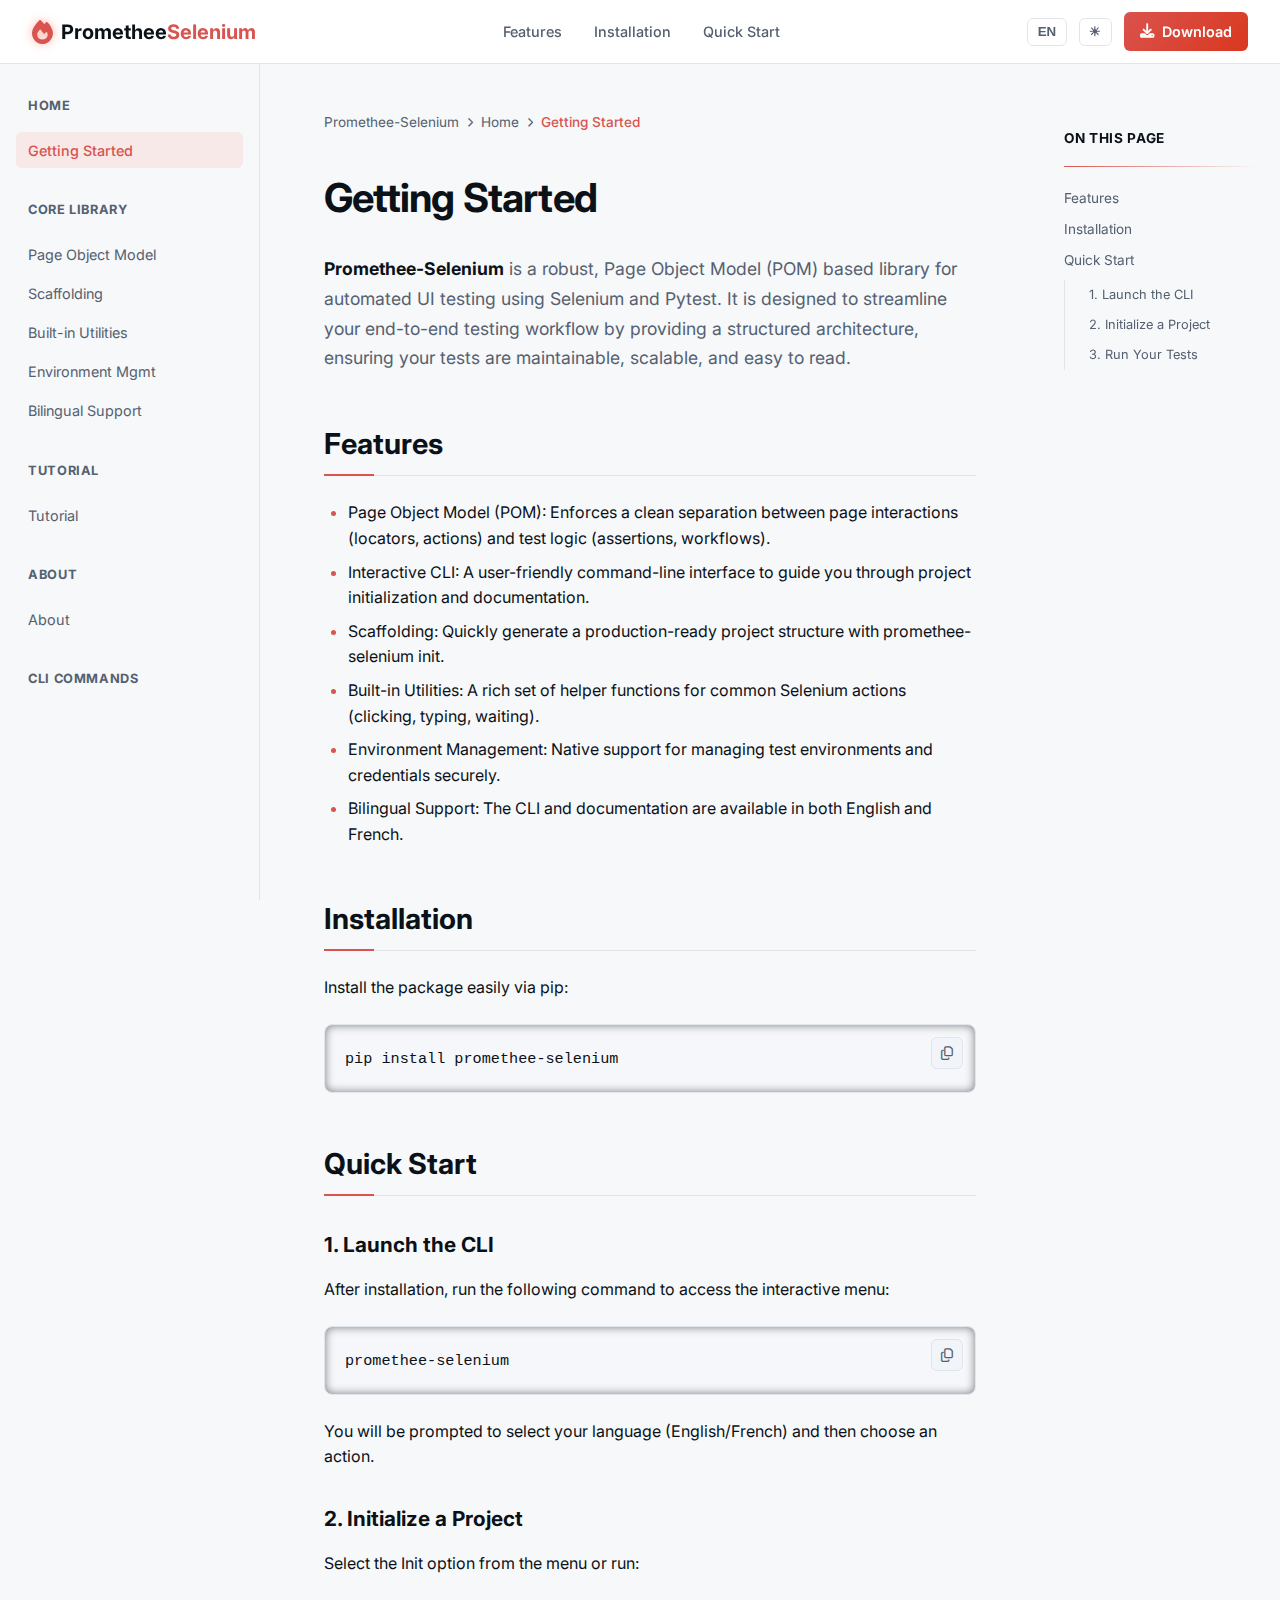
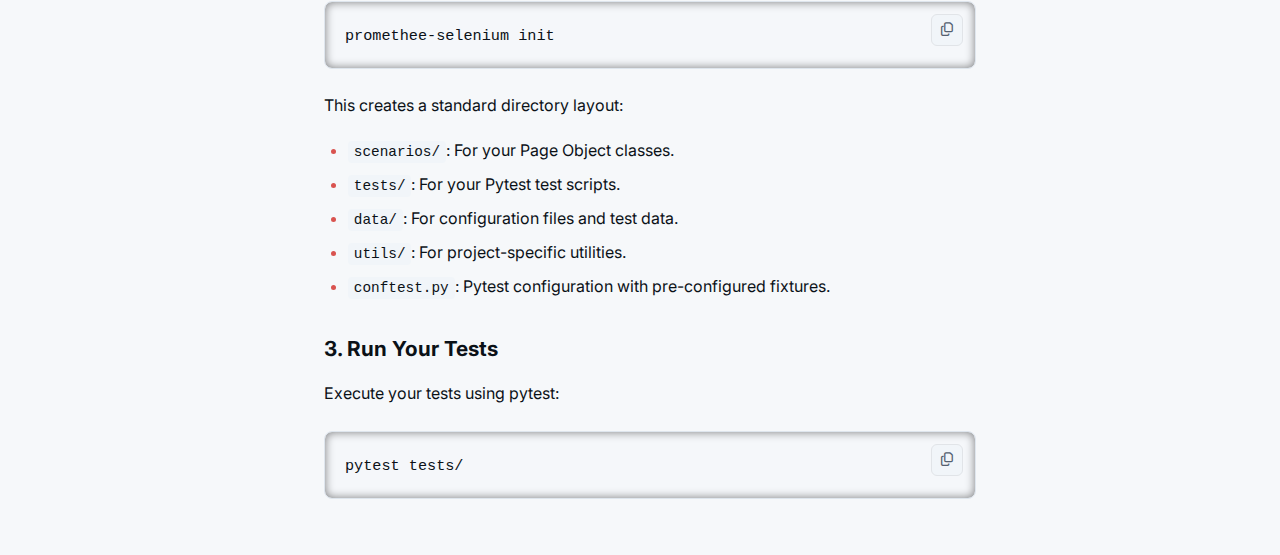
<file: index.html>
<!DOCTYPE html>
<html lang="en">

<head>
    <meta charset="UTF-8">
    <meta name="viewport" content="width=device-width, initial-scale=1.0">
    <title>Promethee-Selenium Documentation</title>
    <link rel="stylesheet" href="styles.css">
    <link rel="icon" href="assets/fire.svg" type="image/svg+xml">
    <link rel="shortcut icon" href="assets/fire.svg">
    <link rel="preconnect" href="https://fonts.googleapis.com">
    <link rel="preconnect" href="https://fonts.gstatic.com" crossorigin>
    <link href="https://fonts.googleapis.com/css2?family=Inter:wght@400;500;600;700&display=swap" rel="stylesheet">
    <link rel="stylesheet" href="https://cdnjs.cloudflare.com/ajax/libs/font-awesome/6.4.0/css/all.min.css">
</head>

<body>

    <header class="top-header">
        <div class="header-left">
            <a href="#" class="logo-container">
                <i class="fa-solid fa-fire logo-icon"></i>
                <span class="logo-text">Promethee<span class="logo-highlight">Selenium</span></span>
            </a>
        </div>
        <nav class="header-middle">
            <a href="#features" class="nav-link" data-i18n="header.features">Features</a>
            <a href="#installation" class="nav-link" data-i18n="header.installation">Installation</a>
            <a href="#quick-start" class="nav-link" data-i18n="header.quickStart">Quick Start</a>
        </nav>
        <div class="header-right">
            <button id="lang-toggle" class="lang-toggle">EN</button>
            <button id="theme-toggle" class="theme-toggle">🌙</button>
            <a href="https://pypi.org/project/promethee-selenium/" class="btn-download" target="_blank" rel="noopener noreferrer"><i class="fa-solid fa-download"></i> <span data-i18n="header.download">Download</span></a>
        </div>
    </header>

    <div class="main-container">
        <aside class="left-sidebar">
            <div class="sidebar-section">
                <h3 class="section-title" data-i18n="sidebar.home">Home <i class="fa-solid fa-chevron-up"></i></h3>
                <ul class="nav-list">
                    <li><a href="index.html" class="nav-item active" data-i18n="sidebar.gettingStarted">Getting Started</a></li>
                </ul>
            </div>

            <div class="sidebar-section">
                <h3 class="section-title" data-i18n="sidebar.coreLibrary">Core Library <i class="fa-solid fa-chevron-up"></i></h3>
                <ul class="nav-list">
                    <li><a href="page-object-model.html" class="nav-item" data-i18n="sidebar.pageObjectModel">Page Object Model</a></li>
                    <li><a href="scaffolding.html" class="nav-item" data-i18n="sidebar.scaffolding">Scaffolding</a></li>
                    <li><a href="built-in-utilities.html" class="nav-item" data-i18n="sidebar.builtInUtilities">Built-in Utilities</a></li>
                    <li><a href="environment-mgmt.html" class="nav-item" data-i18n="sidebar.environmentMgmt">Environment Mgmt</a></li>
                    <li><a href="bilingual-support.html" class="nav-item" data-i18n="sidebar.bilingualSupport">Bilingual Support</a></li>
                </ul>
            </div>

            <div class="sidebar-section">
                <h3 class="section-title" data-i18n="sidebar.tutorialSection">Tutorial</h3>
                <ul class="nav-list">
                    <li><a href="tutorial.html" class="nav-item" data-i18n="sidebar.tutorial">Tutorial</a></li>
                </ul>
            </div>

            <div class="sidebar-section">
                <h3 class="section-title" data-i18n="sidebar.aboutSection">A propos</h3>
                <ul class="nav-list">
                    <li><a href="about.html" class="nav-item" data-i18n="sidebar.about">A propos</a></li>
                </ul>
            </div>

            <div class="sidebar-section">
                <h3 class="section-title" data-i18n="sidebar.cliCommands">CLI Commands <i class="fa-solid fa-chevron-down"></i></h3>
                <ul class="nav-list" style="display: none;">
                    <li><a href="cli-commands.html#init-command" class="nav-item" data-i18n="sidebar.init">init</a></li>
                    <li><a href="cli-commands.html#docs-command" class="nav-item" data-i18n="sidebar.docs">docs</a></li>
                </ul>
            </div>
        </aside>

        <main class="content-area">
            <div class="breadcrumbs">
                <span class="breadcrumb-item">Promethee-Selenium</span>
                <span class="breadcrumb-separator"><i class="fa-solid fa-chevron-right"></i></span>
                <span class="breadcrumb-item" data-i18n="sidebar.home">Home</span>
                <span class="breadcrumb-separator"><i class="fa-solid fa-chevron-right"></i></span>
                <span class="breadcrumb-item current-page" data-i18n="page.gettingStarted.title">Getting Started</span>
            </div>

            <article class="document-content">
                <h1 class="page-title" data-i18n="page.gettingStarted.title">Getting Started</h1>
                <p class="intro-text" data-i18n="page.gettingStarted.intro">
                    <strong>Promethee-Selenium</strong> is a robust, Page Object Model (POM) based library for automated
                    UI testing using Selenium and Pytest.
                    It is designed to streamline your end-to-end testing workflow by providing a structured
                    architecture, ensuring your tests are maintainable, scalable, and easy to read.
                </p>

                <h2 id="features" data-i18n="page.gettingStarted.featuresTitle">Features</h2>
                <ul>
                    <li data-i18n="page.gettingStarted.features.li1"><strong>Page Object Model (POM)</strong>: Enforces a clean separation between page interactions (locators, actions) and test logic (assertions, workflows).</li>
                    <li data-i18n="page.gettingStarted.features.li2"><strong>Interactive CLI</strong>: A user-friendly command-line interface to guide you through project initialization and documentation.</li>
                    <li data-i18n="page.gettingStarted.features.li3"><strong>Scaffolding</strong>: Quickly generate a production-ready project structure with <code>promethee-selenium init</code>.</li>
                    <li data-i18n="page.gettingStarted.features.li4"><strong>Built-in Utilities</strong>: A rich set of helper functions for common Selenium actions (clicking, typing, waiting).</li>
                    <li data-i18n="page.gettingStarted.features.li5"><strong>Environment Management</strong>: Native support for managing test environments and credentials securely.</li>
                    <li data-i18n="page.gettingStarted.features.li6"><strong>Bilingual Support</strong>: The CLI and documentation are available in both English and French.</li>
                </ul>

                <h2 id="installation" data-i18n="page.gettingStarted.installationTitle">Installation</h2>
                <p data-i18n="page.gettingStarted.installationText">Install the package easily via pip:</p>
                <div class="code-block">
                    <button class="copy-btn"><i class="fa-regular fa-copy"></i></button>
                    <code class="language-bash">pip install promethee-selenium</code>
                </div>

                <h2 id="quick-start" data-i18n="page.gettingStarted.quickStartTitle">Quick Start</h2>
                <h3 id="step-1" data-i18n="page.gettingStarted.step1Title">1. Launch the CLI</h3>
                <p data-i18n="page.gettingStarted.step1Text">After installation, run the following command to access the interactive menu:</p>
                <div class="code-block">
                    <button class="copy-btn"><i class="fa-regular fa-copy"></i></button>
                    <code class="language-bash">promethee-selenium</code>
                </div>
                <p data-i18n="page.gettingStarted.step1Note">You will be prompted to select your language (English/French) and then choose an action.</p>

                <h3 id="step-2" data-i18n="page.gettingStarted.step2Title">2. Initialize a Project</h3>
                <p data-i18n="page.gettingStarted.step2Text">Select the <strong>Init</strong> option from the menu or run:</p>
                <div class="code-block">
                    <button class="copy-btn"><i class="fa-regular fa-copy"></i></button>
                    <code class="language-bash">promethee-selenium init</code>
                </div>
                <p data-i18n="page.gettingStarted.step2Note">This creates a standard directory layout:</p>
                <ul>
                    <li data-i18n="page.gettingStarted.structure.li1"><code>scenarios/</code>: For your Page Object classes.</li>
                    <li data-i18n="page.gettingStarted.structure.li2"><code>tests/</code>: For your Pytest test scripts.</li>
                    <li data-i18n="page.gettingStarted.structure.li3"><code>data/</code>: For configuration files and test data.</li>
                    <li data-i18n="page.gettingStarted.structure.li4"><code>utils/</code>: For project-specific utilities.</li>
                    <li data-i18n="page.gettingStarted.structure.li5"><code>conftest.py</code>: Pytest configuration with pre-configured fixtures.</li>
                </ul>

                <h3 id="step-3" data-i18n="page.gettingStarted.step3Title">3. Run Your Tests</h3>
                <p data-i18n="page.gettingStarted.step3Text">Execute your tests using pytest:</p>
                <div class="code-block">
                    <button class="copy-btn"><i class="fa-regular fa-copy"></i></button>
                    <code class="language-bash">pytest tests/</code>
                </div>

            </article>
        </main>

        <aside class="right-sidebar">
            <div class="toc-container">
                <h4 class="toc-title" data-i18n="toc.onThisPage">On this Page</h4>
                <div class="toc-line"></div>
                <ul class="toc-list">
                    <li><a href="#features" class="toc-link" data-i18n="page.gettingStarted.featuresTitle">Features</a></li>
                    <li><a href="#installation" class="toc-link" data-i18n="page.gettingStarted.installationTitle">Installation</a></li>
                    <li>
                        <a href="#quick-start" class="toc-link" data-i18n="page.gettingStarted.quickStartTitle">Quick Start</a>
                        <ul class="toc-sublist">
                            <li><a href="#step-1" class="toc-link sub-link" data-i18n="page.gettingStarted.step1Title">1. Launch CLI</a></li>
                            <li><a href="#step-2" class="toc-link sub-link" data-i18n="page.gettingStarted.step2Title">2. Initialize Project</a></li>
                            <li><a href="#step-3" class="toc-link sub-link" data-i18n="page.gettingStarted.step3Title">3. Run Tests</a></li>
                        </ul>
                    </li>
                </ul>
            </div>
        </aside>
    </div>

    <script src="script.js"></script>
</body>

</html>
</file>
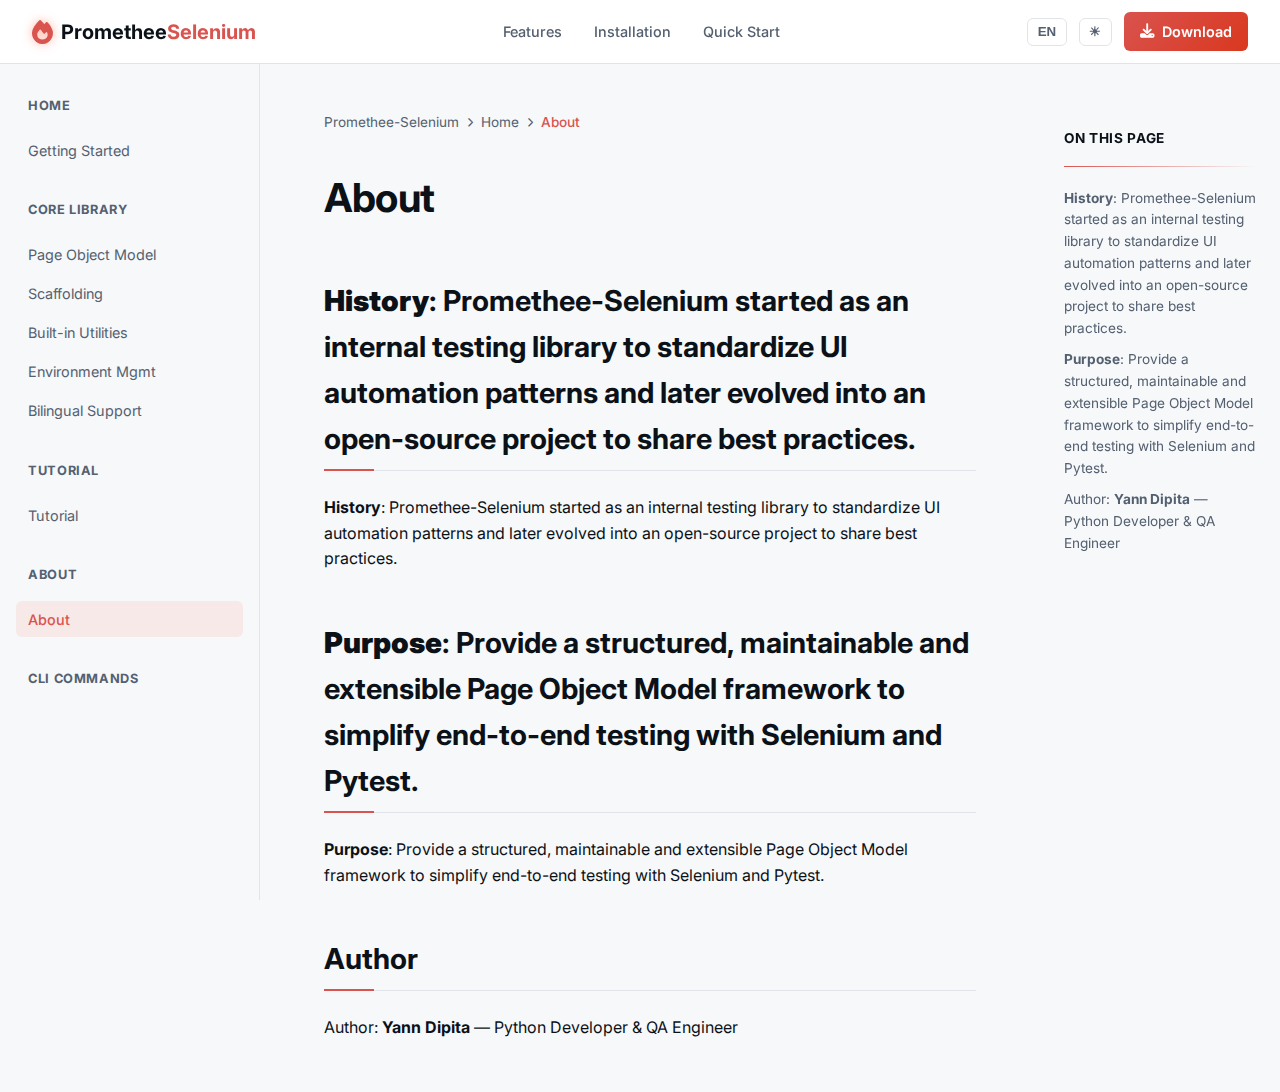
<file: about.html>
<!DOCTYPE html>
<html lang="en">

<head>
    <meta charset="UTF-8">
    <meta name="viewport" content="width=device-width, initial-scale=1.0">
    <title>About - Promethee-Selenium</title>
    <link rel="stylesheet" href="styles.css">
    <link rel="icon" href="assets/fire.svg" type="image/svg+xml">
    <link rel="shortcut icon" href="assets/fire.svg">
    <link rel="preconnect" href="https://fonts.googleapis.com">
    <link rel="preconnect" href="https://fonts.gstatic.com" crossorigin>
    <link href="https://fonts.googleapis.com/css2?family=Inter:wght@400;500;600;700&display=swap" rel="stylesheet">
    <link rel="stylesheet" href="https://cdnjs.cloudflare.com/ajax/libs/font-awesome/6.4.0/css/all.min.css">
</head>

<body>

    <header class="top-header">
        <div class="header-left">
            <a href="#" class="logo-container">
                <i class="fa-solid fa-fire logo-icon"></i>
                <span class="logo-text">Promethee<span class="logo-highlight">Selenium</span></span>
            </a>
        </div>
        <nav class="header-middle">
            <a href="index.html" class="nav-link" data-i18n="header.features">Features</a>
            <a href="#" class="nav-link" data-i18n="header.installation">Installation</a>
            <a href="#" class="nav-link" data-i18n="header.quickStart">Quick Start</a>
        </nav>
        <div class="header-right">
            <button id="lang-toggle" class="lang-toggle">EN</button>
            <button id="theme-toggle" class="theme-toggle">🌙</button>
            <a href="https://pypi.org/project/promethee-selenium/" class="btn-download" target="_blank" rel="noopener noreferrer"><i class="fa-solid fa-download"></i> <span data-i18n="header.download">Download</span></a>
        </div>
    </header>

    <div class="main-container">
        <aside class="left-sidebar">
            <div class="sidebar-section">
                <h3 class="section-title" data-i18n="sidebar.home">Home <i class="fa-solid fa-chevron-up"></i></h3>
                <ul class="nav-list">
                    <li><a href="index.html" class="nav-item" data-i18n="sidebar.gettingStarted">Getting Started</a></li>
                </ul>
            </div>

            <div class="sidebar-section">
                <h3 class="section-title" data-i18n="sidebar.coreLibrary">Core Library <i class="fa-solid fa-chevron-up"></i></h3>
                <ul class="nav-list">
                    <li><a href="page-object-model.html" class="nav-item" data-i18n="sidebar.pageObjectModel">Page Object Model</a></li>
                    <li><a href="scaffolding.html" class="nav-item" data-i18n="sidebar.scaffolding">Scaffolding</a></li>
                    <li><a href="built-in-utilities.html" class="nav-item" data-i18n="sidebar.builtInUtilities">Built-in Utilities</a></li>
                    <li><a href="environment-mgmt.html" class="nav-item" data-i18n="sidebar.environmentMgmt">Environment Mgmt</a></li>
                    <li><a href="bilingual-support.html" class="nav-item" data-i18n="sidebar.bilingualSupport">Bilingual Support</a></li>
                </ul>
            </div>

            <div class="sidebar-section">
                <h3 class="section-title" data-i18n="sidebar.tutorialSection">Tutorial</h3>
                <ul class="nav-list">
                    <li><a href="tutorial.html" class="nav-item" data-i18n="sidebar.tutorial">Tutorial</a></li>
                </ul>
            </div>

            <div class="sidebar-section">
                <h3 class="section-title" data-i18n="sidebar.aboutSection">A propos</h3>
                <ul class="nav-list">
                    <li><a href="about.html" class="nav-item active" data-i18n="sidebar.about">A propos</a></li>
                </ul>
            </div>

            <div class="sidebar-section">
                <h3 class="section-title" data-i18n="sidebar.cliCommands">CLI Commands <i class="fa-solid fa-chevron-down"></i></h3>
                <ul class="nav-list" style="display: none;">
                    <li><a href="cli-commands.html#init-command" class="nav-item" data-i18n="sidebar.init">init</a></li>
                    <li><a href="cli-commands.html#docs-command" class="nav-item" data-i18n="sidebar.docs">docs</a></li>
                </ul>
            </div>
        </aside>

        <main class="content-area">
            <div class="breadcrumbs">
                <span class="breadcrumb-item">Promethee-Selenium</span>
                <span class="breadcrumb-separator"><i class="fa-solid fa-chevron-right"></i></span>
                <span class="breadcrumb-item" data-i18n="sidebar.home">Home</span>
                <span class="breadcrumb-separator"><i class="fa-solid fa-chevron-right"></i></span>
                <span class="breadcrumb-item current-page" data-i18n="page.about.title">About</span>
            </div>

            <article class="document-content">
                <h1 class="page-title" data-i18n="page.about.title">About</h1>

                <h2 data-i18n="page.about.history">History</h2>
                <p data-i18n="page.about.history">Promethee-Selenium started as an internal testing library...</p>

                <h2 data-i18n="page.about.purpose">Purpose</h2>
                <p data-i18n="page.about.purpose">Provide a structured, maintainable and extensible Page Object Model framework...</p>

                <h2>Author</h2>
                <p data-i18n="page.about.author">Author: Yann Dipita — Python Developer & QA Engineer</p>

            </article>
        </main>

        <aside class="right-sidebar">
            <div class="toc-container">
                <h4 class="toc-title" data-i18n="toc.onThisPage">On this Page</h4>
                <div class="toc-line"></div>
                <ul class="toc-list">
                    <li><a href="#" class="toc-link" data-i18n="page.about.history">History</a></li>
                    <li><a href="#" class="toc-link" data-i18n="page.about.purpose">Purpose</a></li>
                    <li><a href="#" class="toc-link" data-i18n="page.about.author">Author</a></li>
                </ul>
            </div>
        </aside>
    </div>

    <script src="script.js"></script>
</body>

</html>
</file>
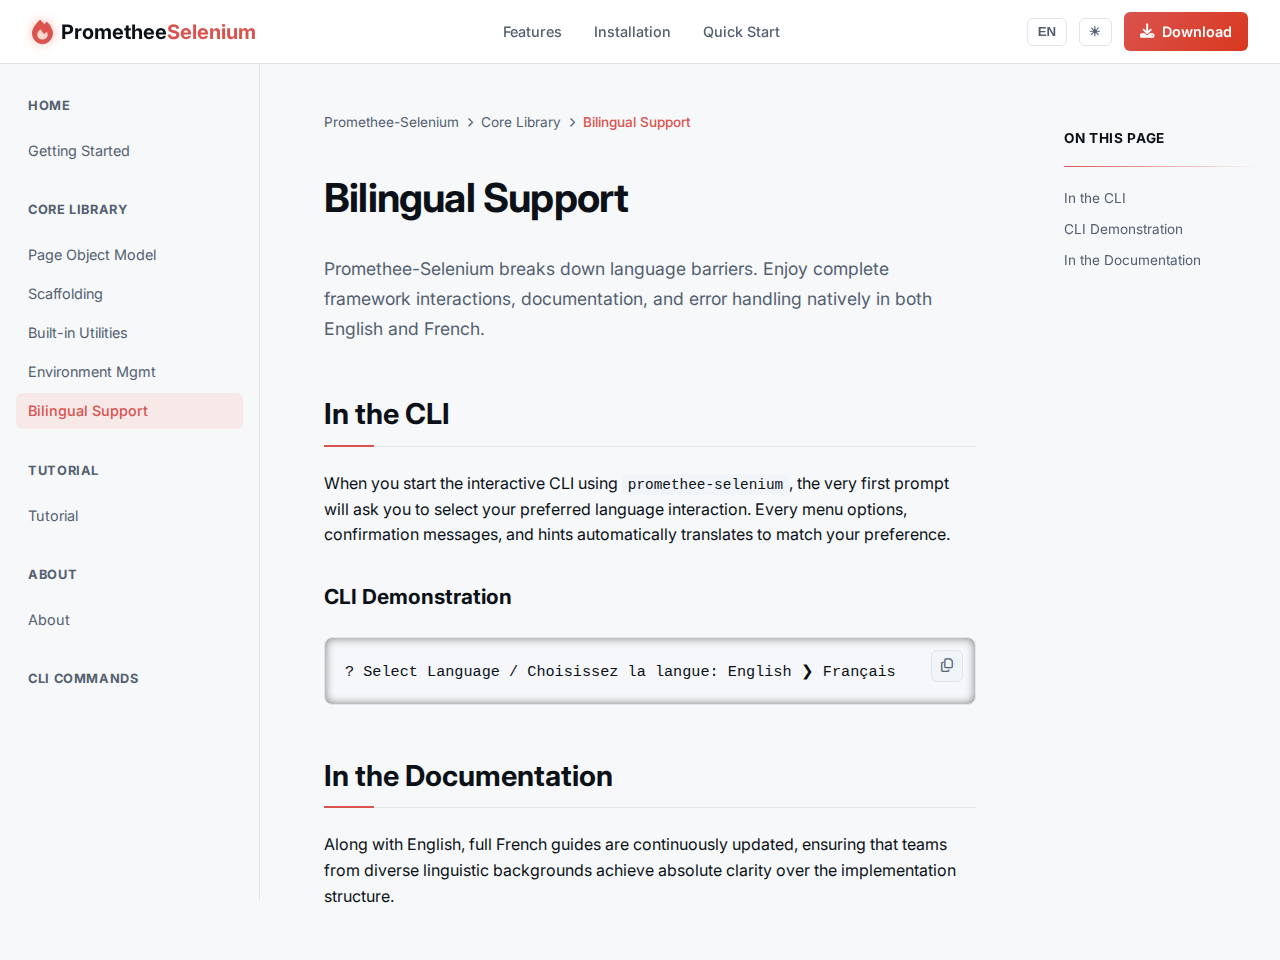
<file: bilingual-support.html>
<!DOCTYPE html>
<html lang="en">

<head>
    <meta charset="UTF-8">
    <meta name="viewport" content="width=device-width, initial-scale=1.0">
    <title>Bilingual Support - Promethee-Selenium</title>
    <link rel="stylesheet" href="styles.css">
    <link rel="icon" href="assets/fire.svg" type="image/svg+xml">
    <link rel="shortcut icon" href="assets/fire.svg">
    <link rel="preconnect" href="https://fonts.googleapis.com">
    <link rel="preconnect" href="https://fonts.gstatic.com" crossorigin>
    <link href="https://fonts.googleapis.com/css2?family=Inter:wght@400;500;600;700&display=swap" rel="stylesheet">
    <!-- Font Awesome for icons -->
    <link rel="stylesheet" href="https://cdnjs.cloudflare.com/ajax/libs/font-awesome/6.4.0/css/all.min.css">
</head>

<body>

    <header class="top-header">
        <div class="header-left">
            <a href="index.html" class="logo-container">
                <i class="fa-solid fa-fire logo-icon"></i>
                <span class="logo-text">Promethee<span class="logo-highlight">Selenium</span></span>
            </a>
        </div>
        <nav class="header-middle">
            <a href="index.html#features" class="nav-link" data-i18n="header.features">Features</a>
            <a href="index.html#installation" class="nav-link" data-i18n="header.installation">Installation</a>
            <a href="index.html#quick-start" class="nav-link" data-i18n="header.quickStart">Quick Start</a>
        </nav>
        <div class="header-right">
            <button id="lang-toggle" class="lang-toggle">EN</button>
              <button id="theme-toggle" class="theme-toggle">🌙</button>
              <a href="https://pypi.org/project/promethee-selenium/" class="btn-download" target="_blank" rel="noopener noreferrer"><i class="fa-solid fa-download"></i> Download</a>
        </div>
    </header>

    <div class="main-container">
        <aside class="left-sidebar">
            <div class="sidebar-section">
                <h3 class="section-title" data-i18n="sidebar.home">Home <i class="fa-solid fa-chevron-up"></i></h3>
                <ul class="nav-list">
                    <li><a href="home.html" class="nav-item" data-i18n="sidebar.gettingStarted">Getting Started</a></li>
                </ul>
            </div>

            <div class="sidebar-section">
                <h3 class="section-title" data-i18n="sidebar.coreLibrary">Core Library <i class="fa-solid fa-chevron-up"></i></h3>
                <ul class="nav-list">
                    <li><a href="page-object-model.html" class="nav-item" data-i18n="sidebar.pageObjectModel">Page Object Model</a></li>
                    <li><a href="scaffolding.html" class="nav-item" data-i18n="sidebar.scaffolding">Scaffolding</a></li>
                    <li><a href="built-in-utilities.html" class="nav-item" data-i18n="sidebar.builtInUtilities">Built-in Utilities</a></li>
                    <li><a href="environment-mgmt.html" class="nav-item" data-i18n="sidebar.environmentMgmt">Environment Mgmt</a></li>
                    <li><a href="bilingual-support.html" class="nav-item active" data-i18n="sidebar.bilingualSupport">Bilingual Support</a></li>
                </ul>
            </div>

            <div class="sidebar-section">
                <h3 class="section-title" data-i18n="sidebar.tutorialSection">Tutorial</h3>
                <ul class="nav-list">
                    <li><a href="tutorial.html" class="nav-item" data-i18n="sidebar.tutorial">Tutorial</a></li>
                </ul>
            </div>

            <div class="sidebar-section">
                <h3 class="section-title" data-i18n="sidebar.aboutSection">A propos</h3>
                <ul class="nav-list">
                    <li><a href="about.html" class="nav-item" data-i18n="sidebar.about">A propos</a></li>
                </ul>
            </div>

            <div class="sidebar-section">
                <h3 class="section-title" data-i18n="sidebar.cliCommands">CLI Commands <i class="fa-solid fa-chevron-down"></i></h3>
                <ul class="nav-list" style="display: none;">
                    <li><a href="cli-commands.html#init-command" class="nav-item" data-i18n="sidebar.init">init</a></li>
                    <li><a href="cli-commands.html#docs-command" class="nav-item" data-i18n="sidebar.docs">docs</a></li>
                </ul>
            </div>
        </aside>

        <main class="content-area">
            <div class="breadcrumbs">
                <span class="breadcrumb-item">Promethee-Selenium</span>
                <span class="breadcrumb-separator"><i class="fa-solid fa-chevron-right"></i></span>
                <span class="breadcrumb-item" data-i18n="sidebar.coreLibrary">Core Library</span>
                <span class="breadcrumb-separator"><i class="fa-solid fa-chevron-right"></i></span>
                <span class="breadcrumb-item current-page" data-i18n="page.bilingual.title">Bilingual Support</span>
            </div>

            <article class="document-content">
                <h1 class="page-title" data-i18n="page.bilingual.title">Bilingual Support</h1>
                <p class="intro-text" data-i18n="page.bilingual.intro">
                    Promethee-Selenium breaks down language barriers. Enjoy complete framework interactions, documentation, and error handling natively in both <strong>English</strong> and <strong>French</strong>.
                </p>

                <h2 id="cli">In the CLI</h2>
                <p>When you start the interactive CLI using <code>promethee-selenium</code>, the very first prompt will ask you to select your preferred language interaction. Every menu options, confirmation messages, and hints automatically translates to match your preference.</p>
                
                <h3 id="example-cli">CLI Demonstration</h3>
                <div class="code-block">
                    <button class="copy-btn"><i class="fa-regular fa-copy"></i></button>
                    <code class="language-bash">? Select Language / Choisissez la langue: 
  English
❯ Français</code>
                </div>

                <h2 id="documentation">In the Documentation</h2>
                <p>Along with English, full French guides are continuously updated, ensuring that teams from diverse linguistic backgrounds achieve absolute clarity over the implementation structure.</p>
            </article>
        </main>

        <aside class="right-sidebar">
            <div class="toc-container">
                <h4 class="toc-title">On this Page</h4>
                <div class="toc-line"></div>
                <ul class="toc-list">
                    <li><a href="#cli" class="toc-link">In the CLI</a></li>
                    <li><a href="#example-cli" class="toc-link">CLI Demonstration</a></li>
                    <li><a href="#documentation" class="toc-link">In the Documentation</a></li>
                </ul>
            </div>
        </aside>
    </div>

    <script src="script.js"></script>
</body>

</html>
</file>
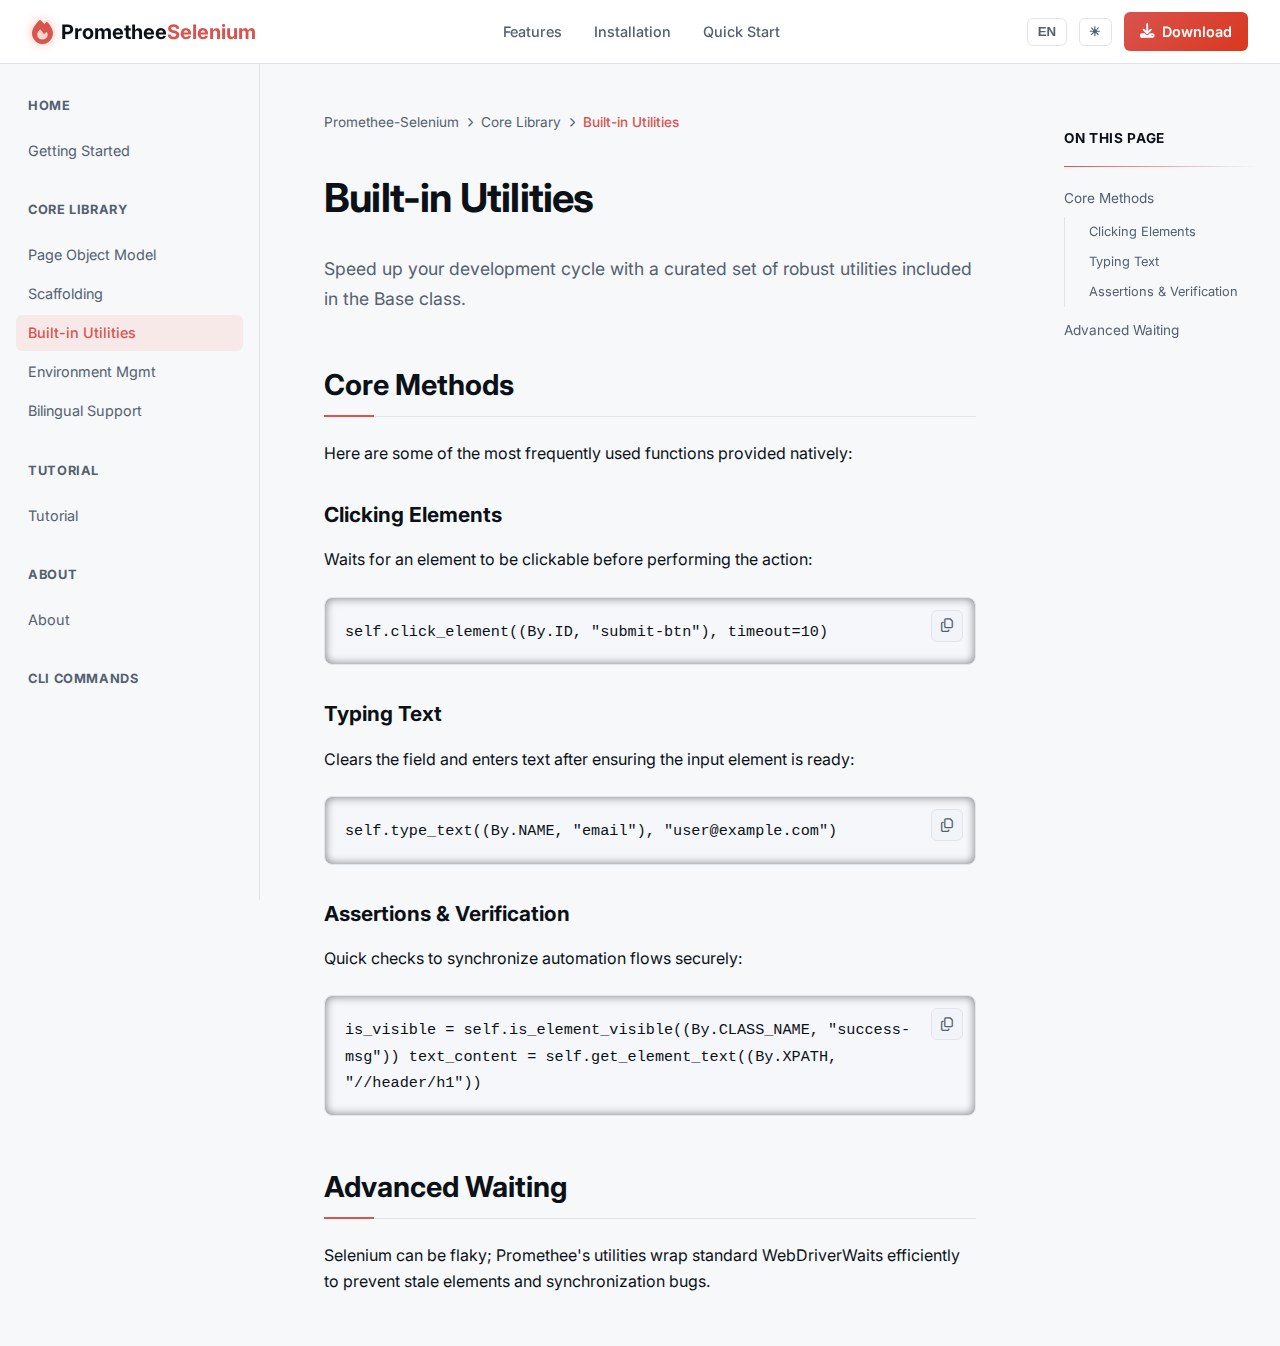
<file: built-in-utilities.html>
<!DOCTYPE html>
<html lang="en">

<head>
    <meta charset="UTF-8">
    <meta name="viewport" content="width=device-width, initial-scale=1.0">
    <title>Built-in Utilities - Promethee-Selenium</title>
    <link rel="stylesheet" href="styles.css">
    <link rel="icon" href="assets/fire.svg" type="image/svg+xml">
    <link rel="shortcut icon" href="assets/fire.svg">
    <link rel="preconnect" href="https://fonts.googleapis.com">
    <link rel="preconnect" href="https://fonts.gstatic.com" crossorigin>
    <link href="https://fonts.googleapis.com/css2?family=Inter:wght@400;500;600;700&display=swap" rel="stylesheet">
    <!-- Font Awesome for icons -->
    <link rel="stylesheet" href="https://cdnjs.cloudflare.com/ajax/libs/font-awesome/6.4.0/css/all.min.css">
</head>

<body>

    <header class="top-header">
        <div class="header-left">
            <a href="index.html" class="logo-container">
                <i class="fa-solid fa-fire logo-icon"></i>
                <span class="logo-text">Promethee<span class="logo-highlight">Selenium</span></span>
            </a>
        </div>
        <nav class="header-middle">
            <a href="index.html#features" class="nav-link" data-i18n="header.features">Features</a>
            <a href="index.html#installation" class="nav-link" data-i18n="header.installation">Installation</a>
            <a href="index.html#quick-start" class="nav-link" data-i18n="header.quickStart">Quick Start</a>
        </nav>
        <div class="header-right">
            <button id="lang-toggle" class="lang-toggle">EN</button>
            <button id="theme-toggle" class="theme-toggle">🌙</button>
            <a href="https://pypi.org/project/promethee-selenium/" class="btn-download" target="_blank" rel="noopener noreferrer"><i class="fa-solid fa-download"></i> <span data-i18n="header.download">Download</span></a>
        </div>
    </header>

    <div class="main-container">
        <aside class="left-sidebar">
            <div class="sidebar-section">
                <h3 class="section-title" data-i18n="sidebar.home">Home <i class="fa-solid fa-chevron-up"></i></h3>
                <ul class="nav-list">
                    <li><a href="index.html" class="nav-item" data-i18n="sidebar.gettingStarted">Getting Started</a></li>
                </ul>
            </div>

            <div class="sidebar-section">
                <h3 class="section-title" data-i18n="sidebar.coreLibrary">Core Library <i class="fa-solid fa-chevron-up"></i></h3>
                <ul class="nav-list">
                    <li><a href="page-object-model.html" class="nav-item" data-i18n="sidebar.pageObjectModel">Page Object Model</a></li>
                    <li><a href="scaffolding.html" class="nav-item" data-i18n="sidebar.scaffolding">Scaffolding</a></li>
                    <li><a href="built-in-utilities.html" class="nav-item active" data-i18n="sidebar.builtInUtilities">Built-in Utilities</a></li>
                    <li><a href="environment-mgmt.html" class="nav-item" data-i18n="sidebar.environmentMgmt">Environment Mgmt</a></li>
                    <li><a href="bilingual-support.html" class="nav-item" data-i18n="sidebar.bilingualSupport">Bilingual Support</a></li>
                </ul>
            </div>

            <div class="sidebar-section">
                <h3 class="section-title" data-i18n="sidebar.tutorialSection">Tutorial</h3>
                <ul class="nav-list">
                    <li><a href="tutorial.html" class="nav-item" data-i18n="sidebar.tutorial">Tutorial</a></li>
                </ul>
            </div>

            <div class="sidebar-section">
                <h3 class="section-title" data-i18n="sidebar.aboutSection">A propos</h3>
                <ul class="nav-list">
                    <li><a href="about.html" class="nav-item" data-i18n="sidebar.about">A propos</a></li>
                </ul>
            </div>

            <div class="sidebar-section">
                <h3 class="section-title" data-i18n="sidebar.cliCommands">CLI Commands <i class="fa-solid fa-chevron-down"></i></h3>
                <ul class="nav-list" style="display: none;">
                    <li><a href="cli-commands.html#init-command" class="nav-item" data-i18n="sidebar.init">init</a></li>
                    <li><a href="cli-commands.html#docs-command" class="nav-item" data-i18n="sidebar.docs">docs</a></li>
                </ul>
            </div>
        </aside>

        <main class="content-area">
            <div class="breadcrumbs">
                <span class="breadcrumb-item">Promethee-Selenium</span>
                <span class="breadcrumb-separator"><i class="fa-solid fa-chevron-right"></i></span>
                <span class="breadcrumb-item" data-i18n="sidebar.coreLibrary">Core Library</span>
                <span class="breadcrumb-separator"><i class="fa-solid fa-chevron-right"></i></span>
                <span class="breadcrumb-item current-page" data-i18n="page.utils.title">Built-in Utilities</span>
            </div>

            <article class="document-content">
                <h1 class="page-title" data-i18n="page.utils.title">Built-in Utilities</h1>
                <p class="intro-text" data-i18n="page.utils.intro">
                    Speed up your development cycle with a curated set of <strong>robust utilities</strong> included in the <code>Base</code> class, pre-configured with explicit waits and reliable DOM interactions.
                </p>

                <h2 id="core-methods" data-i18n="page.utils.coreMethods">Core Methods</h2>
                <p data-i18n="page.utils.coreMethods.text">Here are some of the most frequently used functions provided natively:</p>

                <h3 id="clicking" data-i18n="page.utils.clicking">Clicking Elements</h3>
                <p data-i18n="page.utils.clicking.text">Waits for an element to be clickable before performing the action:</p>
                <div class="code-block">
                    <button class="copy-btn"><i class="fa-regular fa-copy"></i></button>
                    <code class="language-python">self.click_element((By.ID, "submit-btn"), timeout=10)</code>
                </div>

                <h3 id="typing" data-i18n="page.utils.typing">Typing Text</h3>
                <p data-i18n="page.utils.typing.text">Clears the field and enters text after ensuring the input element is ready:</p>
                <div class="code-block">
                    <button class="copy-btn"><i class="fa-regular fa-copy"></i></button>
                    <code class="language-python">self.type_text((By.NAME, "email"), "user@example.com")</code>
                </div>

                <h3 id="assertions" data-i18n="page.utils.assertions">Assertions &amp; Verification</h3>
                <p data-i18n="page.utils.assertions.text">Quick checks to synchronize automation flows securely:</p>
                <div class="code-block">
                    <button class="copy-btn"><i class="fa-regular fa-copy"></i></button>
                    <code class="language-python">is_visible = self.is_element_visible((By.CLASS_NAME, "success-msg"))
text_content = self.get_element_text((By.XPATH, "//header/h1"))</code>
                </div>

                <h2 id="waits" data-i18n="page.utils.waits">Advanced Waiting</h2>
                <p data-i18n="page.utils.waits.text">Selenium can be flaky; Promethee's utilities wrap standard WebDriverWaits efficiently to prevent stale elements and synchronization bugs.</p>
            </article>
        </main>

        <aside class="right-sidebar">
            <div class="toc-container">
                <h4 class="toc-title" data-i18n="toc.onThisPage">On this Page</h4>
                <div class="toc-line"></div>
                <ul class="toc-list">
                    <li>
                        <a href="#core-methods" class="toc-link" data-i18n="page.utils.coreMethods">Core Methods</a>
                        <ul class="toc-sublist">
                            <li><a href="#clicking" class="toc-link sub-link" data-i18n="page.utils.clicking">Clicking</a></li>
                            <li><a href="#typing" class="toc-link sub-link" data-i18n="page.utils.typing">Typing</a></li>
                            <li><a href="#assertions" class="toc-link sub-link" data-i18n="page.utils.assertions">Assertions</a></li>
                        </ul>
                    </li>
                    <li><a href="#waits" class="toc-link" data-i18n="page.utils.waits">Advanced Waiting</a></li>
                </ul>
            </div>
        </aside>
    </div>

    <script src="script.js"></script>
</body>

</html>
</file>
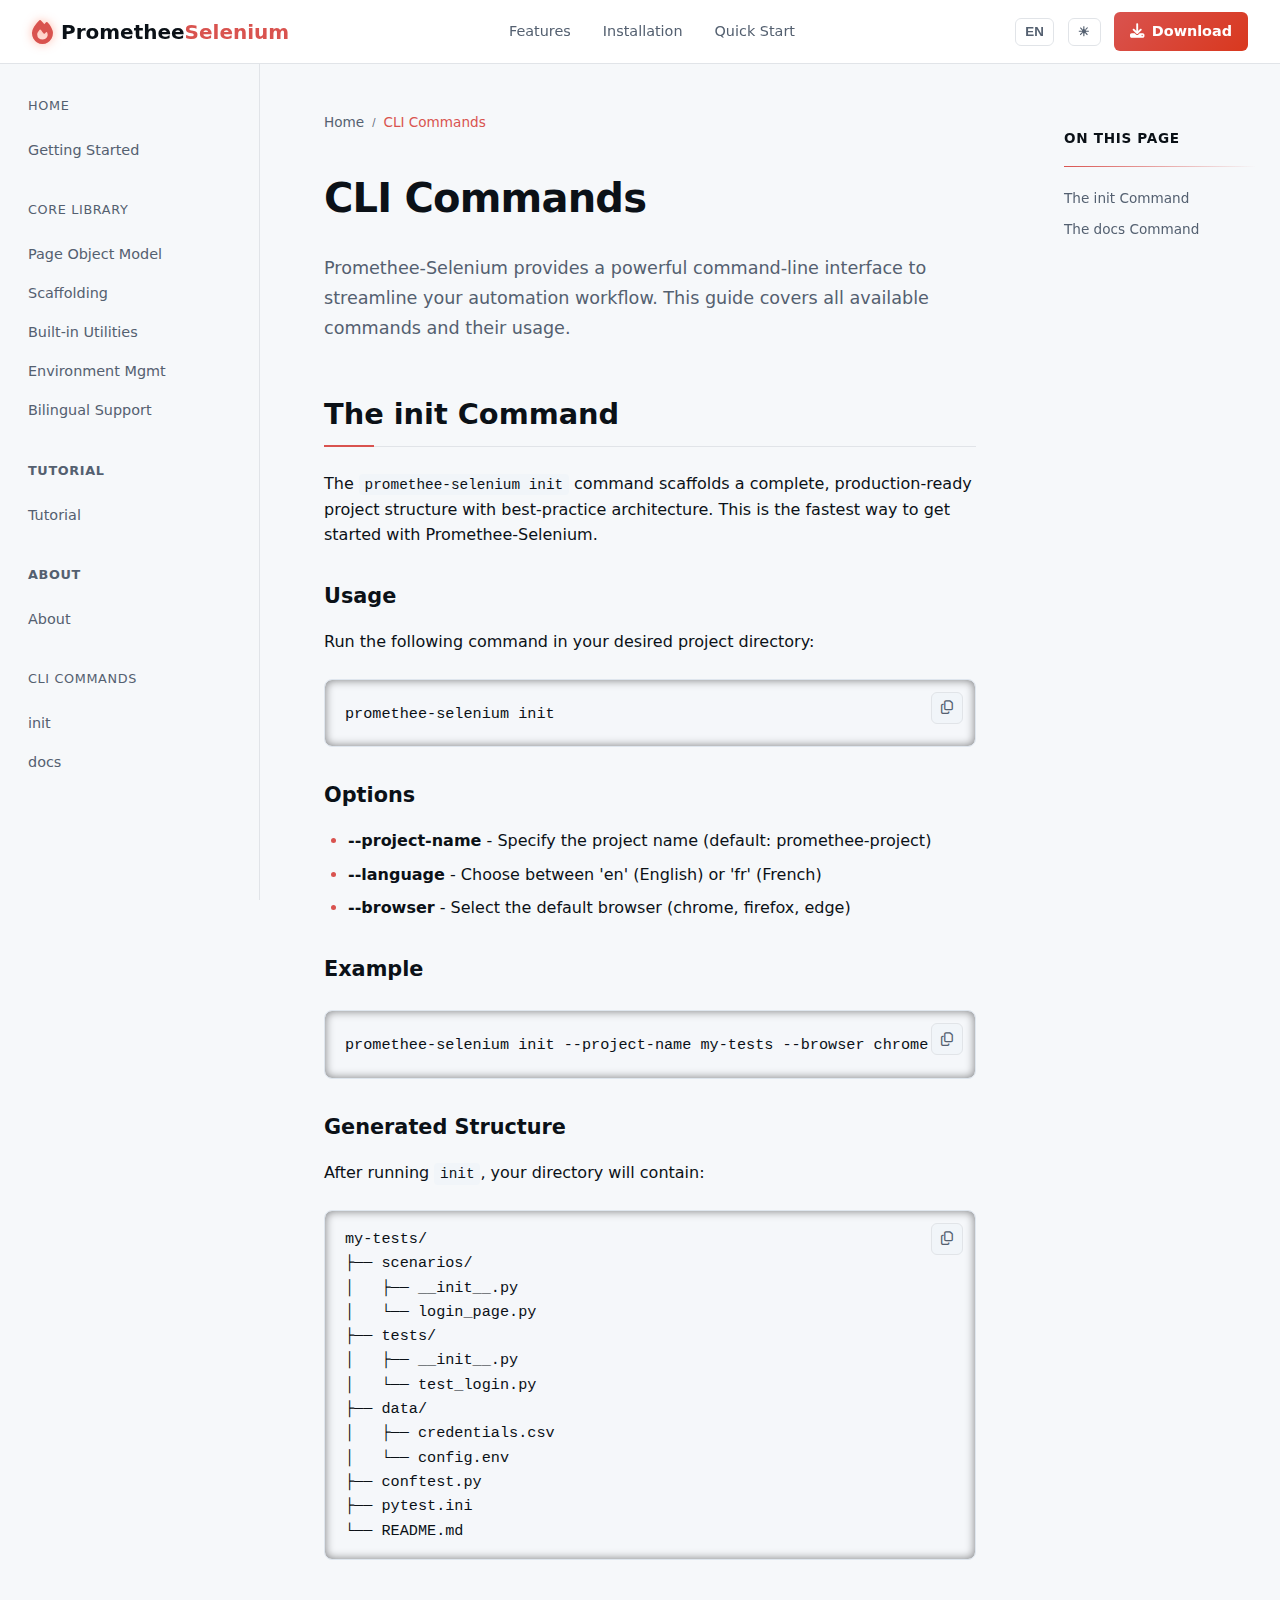
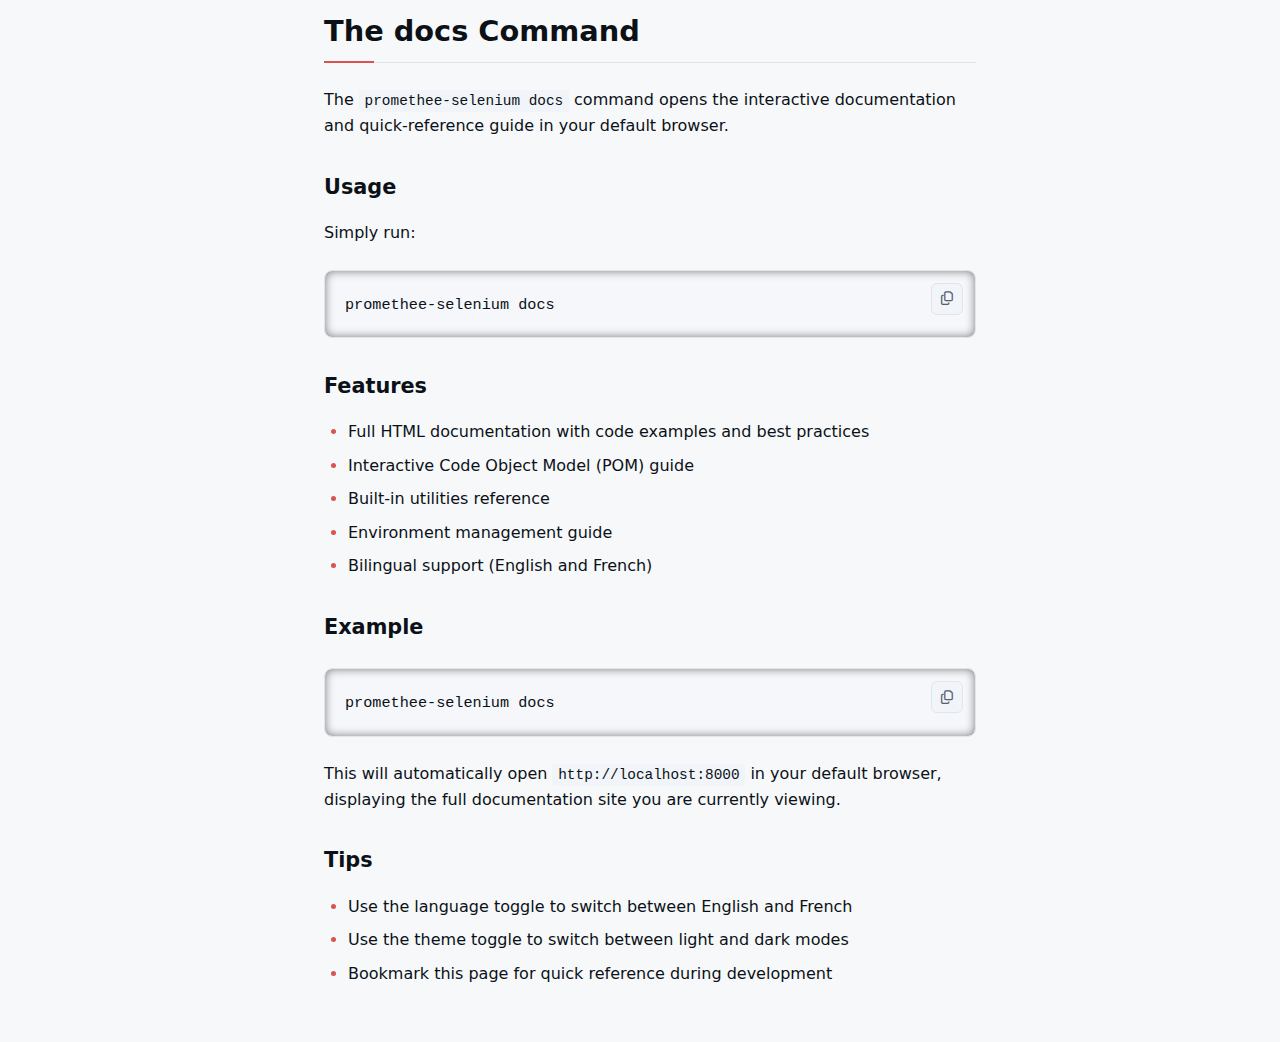
<file: cli-commands.html>
<!DOCTYPE html>
<html lang="en">
<head>
    <meta charset="UTF-8">
    <meta name="viewport" content="width=device-width, initial-scale=1.0">
    <title data-i18n="page.cliCommands.title">CLI Commands</title>
    <link rel="stylesheet" href="styles.css">
    <link rel="icon" href="assets/fire.svg" type="image/svg+xml">
    <link rel="shortcut icon" href="assets/fire.svg">
    <link rel="stylesheet" href="https://cdnjs.cloudflare.com/ajax/libs/font-awesome/6.4.0/css/all.min.css">
</head>
<body>
    <!-- Top Header -->
    <header class="top-header">
        <div class="header-left">
            <a href="index.html" class="logo-container">
                <i class="fa-solid fa-fire logo-icon"></i>
                <span class="logo-text">Promethee<span class="logo-highlight">Selenium</span></span>
            </a>
        </div>
        <nav class="header-middle">
            <a href="index.html#features" class="nav-link" data-i18n="header.features">Features</a>
            <a href="index.html#installation" class="nav-link" data-i18n="header.installation">Installation</a>
            <a href="index.html#quick-start" class="nav-link" data-i18n="header.quickStart">Quick Start</a>
        </nav>
        <div class="header-right">
            <button id="lang-toggle" class="lang-toggle">EN</button>
            <button id="theme-toggle" class="theme-toggle">🌙</button>
            <a href="https://pypi.org/project/promethee-selenium/" class="btn-download" target="_blank" rel="noopener noreferrer"><i class="fa-solid fa-download"></i> <span data-i18n="header.download">Download</span></a>
        </div>
    </header>

    <!-- Main Container -->
    <div class="main-container">
        <!-- Left Sidebar -->
        <aside class="left-sidebar">
            <div class="sidebar-section">
                <div class="section-title" data-i18n="sidebar.home">
                    Home
                    <i class="fa-solid fa-chevron-down"></i>
                </div>
                <ul class="nav-list">
                    <li><a href="index.html" class="nav-item" data-i18n="sidebar.gettingStarted">Getting Started</a></li>
                </ul>
            </div>

            <div class="sidebar-section">
                <div class="section-title" data-i18n="sidebar.coreLibrary">
                    Core Library
                    <i class="fa-solid fa-chevron-down"></i>
                </div>
                <ul class="nav-list">
                    <li><a href="page-object-model.html" class="nav-item" data-i18n="sidebar.pageObjectModel">Page Object Model</a></li>
                    <li><a href="scaffolding.html" class="nav-item" data-i18n="sidebar.scaffolding">Scaffolding</a></li>
                    <li><a href="built-in-utilities.html" class="nav-item" data-i18n="sidebar.builtInUtilities">Built-in Utilities</a></li>
                    <li><a href="environment-mgmt.html" class="nav-item" data-i18n="sidebar.environmentMgmt">Environment Mgmt</a></li>
                    <li><a href="bilingual-support.html" class="nav-item" data-i18n="sidebar.bilingualSupport">Bilingual Support</a></li>
                </ul>
            </div>

            <div class="sidebar-section">
                <h3 class="section-title" data-i18n="sidebar.tutorialSection">Tutorial</h3>
                <ul class="nav-list">
                    <li><a href="tutorial.html" class="nav-item" data-i18n="sidebar.tutorial">Tutorial</a></li>
                </ul>
            </div>

            <div class="sidebar-section">
                <h3 class="section-title" data-i18n="sidebar.aboutSection">A propos</h3>
                <ul class="nav-list">
                    <li><a href="about.html" class="nav-item" data-i18n="sidebar.about">A propos</a></li>
                </ul>
            </div>

            <div class="sidebar-section">
                <div class="section-title" data-i18n="sidebar.cliCommands">
                    CLI Commands
                    <i class="fa-solid fa-chevron-down"></i>
                </div>
                <ul class="nav-list">
                    <li><a href="#init-command" class="nav-item" data-i18n="sidebar.init">init</a></li>
                    <li><a href="#docs-command" class="nav-item" data-i18n="sidebar.docs">docs</a></li>
                </ul>
            </div>
        </aside>

        <!-- Content Area -->
        <main class="content-area">
            <div class="breadcrumbs">
                <a href="index.html" data-i18n="breadcrumb.home">Home</a>
                <span class="breadcrumb-separator">/</span>
                <span class="current-page" data-i18n="page.cliCommands.title">CLI Commands</span>
            </div>

            <div class="document-content">
                <h1 class="page-title" data-i18n="page.cliCommands.title">CLI Commands</h1>
                <p class="intro-text" data-i18n="page.cliCommands.intro">Promethee-Selenium provides a powerful command-line interface to streamline your automation workflow. This guide covers all available commands and their usage.</p>

                <!-- Init Command Section -->
                <h2 id="init-command" data-i18n="page.cliCommands.initTitle">The init Command</h2>
                <p data-i18n="page.cliCommands.initDesc">The <code>promethee-selenium init</code> command scaffolds a complete, production-ready project structure with best-practice architecture. This is the fastest way to get started with Promethee-Selenium.</p>

                <h3 data-i18n="page.cliCommands.initUsage">Usage</h3>
                <p data-i18n="page.cliCommands.initUsageText">Run the following command in your desired project directory:</p>
                <div class="code-block">
                    <button class="copy-btn"><i class="fa-regular fa-copy"></i></button>
                    <code>promethee-selenium init</code>
                </div>

                <h3 data-i18n="page.cliCommands.initOptions">Options</h3>
                <ul data-i18n="page.cliCommands.initOptionsList">
                    <li><strong>--project-name</strong> - Specify the project name (default: promethee-project)</li>
                    <li><strong>--language</strong> - Choose between 'en' (English) or 'fr' (French)</li>
                    <li><strong>--browser</strong> - Select the default browser (chrome, firefox, edge)</li>
                </ul>

                <h3 data-i18n="page.cliCommands.initExample">Example</h3>
                <div class="code-block">
                    <button class="copy-btn"><i class="fa-regular fa-copy"></i></button>
                    <code>promethee-selenium init --project-name my-tests --browser chrome</code>
                </div>

                <h3 data-i18n="page.cliCommands.initOutput">Generated Structure</h3>
                <p data-i18n="page.cliCommands.initOutputText">After running <code>init</code>, your directory will contain:</p>
                <div class="code-block tree">
                    <button class="copy-btn"><i class="fa-regular fa-copy"></i></button>
                    <pre><code>my-tests/
├── scenarios/
│   ├── __init__.py
│   └── login_page.py
├── tests/
│   ├── __init__.py
│   └── test_login.py
├── data/
│   ├── credentials.csv
│   └── config.env
├── conftest.py
├── pytest.ini
└── README.md</code></pre>
                </div>

                <!-- Docs Command Section -->
                <h2 id="docs-command" data-i18n="page.cliCommands.docsTitle">The docs Command</h2>
                <p data-i18n="page.cliCommands.docsDesc">The <code>promethee-selenium docs</code> command opens the interactive documentation and quick-reference guide in your default browser.</p>

                <h3 data-i18n="page.cliCommands.docsUsage">Usage</h3>
                <p data-i18n="page.cliCommands.docsUsageText">Simply run:</p>
                <div class="code-block">
                    <button class="copy-btn"><i class="fa-regular fa-copy"></i></button>
                    <code>promethee-selenium docs</code>
                </div>

                <h3 data-i18n="page.cliCommands.docsFeatures">Features</h3>
                <ul data-i18n="page.cliCommands.docsFeaturesList">
                    <li data-i18n="page.cliCommands.docsFeature1">Full HTML documentation with code examples and best practices</li>
                    <li data-i18n="page.cliCommands.docsFeature2">Interactive Code Object Model (POM) guide</li>
                    <li data-i18n="page.cliCommands.docsFeature3">Built-in utilities reference</li>
                    <li data-i18n="page.cliCommands.docsFeature4">Environment management guide</li>
                    <li data-i18n="page.cliCommands.docsFeature5">Bilingual support (English and French)</li>
                </ul>

                <h3 data-i18n="page.cliCommands.docsExample">Example</h3>
                <div class="code-block">
                    <button class="copy-btn"><i class="fa-regular fa-copy"></i></button>
                    <code>promethee-selenium docs</code>
                </div>
                <p data-i18n="page.cliCommands.docsExampleText">This will automatically open <code>http://localhost:8000</code> in your default browser, displaying the full documentation site you are currently viewing.</p>

                <h3 data-i18n="page.cliCommands.docsOptions">Tips</h3>
                <ul data-i18n="page.cliCommands.docsTips">
                    <li data-i18n="page.cliCommands.docsTip1">Use the language toggle to switch between English and French</li>
                    <li data-i18n="page.cliCommands.docsTip2">Use the theme toggle to switch between light and dark modes</li>
                    <li data-i18n="page.cliCommands.docsTip3">Bookmark this page for quick reference during development</li>
                </ul>
            </div>
        </main>

        <!-- Right Sidebar (TOC) -->
        <aside class="right-sidebar">
            <div class="toc-container">
                <h3 class="toc-title" data-i18n="toc.onThisPage">On this Page</h3>
                <div class="toc-line"></div>
                <ul class="toc-list">
                    <li><a href="#init-command" class="toc-link" data-i18n="page.cliCommands.initTitle">The init Command</a></li>
                    <li><a href="#docs-command" class="toc-link" data-i18n="page.cliCommands.docsTitle">The docs Command</a></li>
                </ul>
            </div>
        </aside>
    </div>

    <script src="script.js"></script>
</body>
</html>
</file>
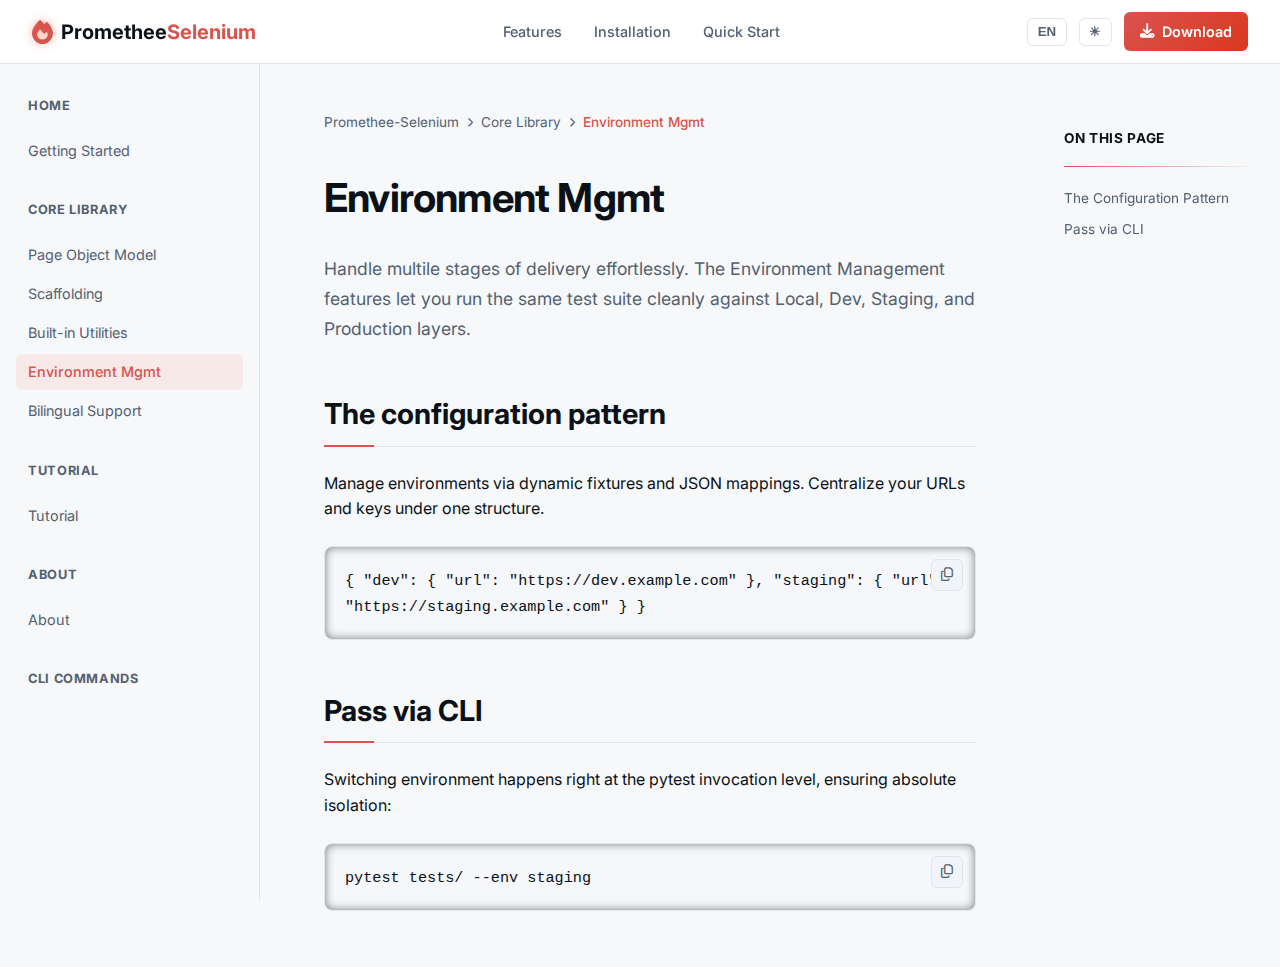
<file: environment-mgmt.html>
<!DOCTYPE html>
<html lang="en">

<head>
    <meta charset="UTF-8">
    <meta name="viewport" content="width=device-width, initial-scale=1.0">
    <title>Environment Management - Promethee-Selenium</title>
    <link rel="stylesheet" href="styles.css">
    <link rel="icon" href="assets/fire.svg" type="image/svg+xml">
    <link rel="shortcut icon" href="assets/fire.svg">
    <link rel="preconnect" href="https://fonts.googleapis.com">
    <link rel="preconnect" href="https://fonts.gstatic.com" crossorigin>
    <link href="https://fonts.googleapis.com/css2?family=Inter:wght@400;500;600;700&display=swap" rel="stylesheet">
    <!-- Font Awesome for icons -->
    <link rel="stylesheet" href="https://cdnjs.cloudflare.com/ajax/libs/font-awesome/6.4.0/css/all.min.css">
</head>

<body>

    <header class="top-header">
        <div class="header-left">
            <a href="index.html" class="logo-container">
                <i class="fa-solid fa-fire logo-icon"></i>
                <span class="logo-text">Promethee<span class="logo-highlight">Selenium</span></span>
            </a>
        </div>
        <nav class="header-middle">
            <a href="index.html#features" class="nav-link" data-i18n="header.features">Features</a>
            <a href="index.html#installation" class="nav-link" data-i18n="header.installation">Installation</a>
            <a href="index.html#quick-start" class="nav-link" data-i18n="header.quickStart">Quick Start</a>
        </nav>
        <div class="header-right">
            <button id="lang-toggle" class="lang-toggle">EN</button>
            <button id="theme-toggle" class="theme-toggle">🌙</button>
            <a href="https://pypi.org/project/promethee-selenium/" class="btn-download" target="_blank" rel="noopener noreferrer"><i class="fa-solid fa-download"></i> <span data-i18n="header.download">Download</span></a>
        </div>
    </header>

    <div class="main-container">
        <aside class="left-sidebar">
            <div class="sidebar-section">
                <h3 class="section-title" data-i18n="sidebar.home">Home <i class="fa-solid fa-chevron-up"></i></h3>
                <ul class="nav-list">
                    <li><a href="index.html" class="nav-item" data-i18n="sidebar.gettingStarted">Getting Started</a></li>
                </ul>
            </div>

            <div class="sidebar-section">
                <h3 class="section-title" data-i18n="sidebar.coreLibrary">Core Library <i class="fa-solid fa-chevron-up"></i></h3>
                <ul class="nav-list">
                    <li><a href="page-object-model.html" class="nav-item" data-i18n="sidebar.pageObjectModel">Page Object Model</a></li>
                    <li><a href="scaffolding.html" class="nav-item" data-i18n="sidebar.scaffolding">Scaffolding</a></li>
                    <li><a href="built-in-utilities.html" class="nav-item" data-i18n="sidebar.builtInUtilities">Built-in Utilities</a></li>
                    <li><a href="environment-mgmt.html" class="nav-item active" data-i18n="sidebar.environmentMgmt">Environment Mgmt</a></li>
                    <li><a href="bilingual-support.html" class="nav-item" data-i18n="sidebar.bilingualSupport">Bilingual Support</a></li>
                </ul>
            </div>

            <div class="sidebar-section">
                <h3 class="section-title" data-i18n="sidebar.tutorialSection">Tutorial</h3>
                <ul class="nav-list">
                    <li><a href="tutorial.html" class="nav-item" data-i18n="sidebar.tutorial">Tutorial</a></li>
                </ul>
            </div>

            <div class="sidebar-section">
                <h3 class="section-title" data-i18n="sidebar.aboutSection">A propos</h3>
                <ul class="nav-list">
                    <li><a href="about.html" class="nav-item" data-i18n="sidebar.about">A propos</a></li>
                </ul>
            </div>

            <div class="sidebar-section">
                <h3 class="section-title" data-i18n="sidebar.cliCommands">CLI Commands <i class="fa-solid fa-chevron-down"></i></h3>
                <ul class="nav-list" style="display: none;">
                    <li><a href="cli-commands.html#init-command" class="nav-item" data-i18n="sidebar.init">init</a></li>
                    <li><a href="cli-commands.html#docs-command" class="nav-item" data-i18n="sidebar.docs">docs</a></li>
                </ul>
            </div>
        </aside>

        <main class="content-area">
            <div class="breadcrumbs">
                <span class="breadcrumb-item">Promethee-Selenium</span>
                <span class="breadcrumb-separator"><i class="fa-solid fa-chevron-right"></i></span>
                <span class="breadcrumb-item" data-i18n="sidebar.coreLibrary">Core Library</span>
                <span class="breadcrumb-separator"><i class="fa-solid fa-chevron-right"></i></span>
                <span class="breadcrumb-item current-page" data-i18n="page.environment.title">Environment Management</span>
            </div>

            <article class="document-content">
                <h1 class="page-title" data-i18n="page.environment.title">Environment Mgmt</h1>
                <p class="intro-text" data-i18n="page.environment.intro">
                    Handle multile stages of delivery effortlessly. The <strong>Environment Management</strong> features let you run the same test suite cleanly against Local, Dev, Staging, and Production layers.
                </p>

                <h2 id="configuration">The configuration pattern</h2>
                <p>Manage environments via dynamic fixtures and JSON mappings. Centralize your URLs and keys under one structure.</p>
                
                <div class="code-block">
                    <button class="copy-btn"><i class="fa-regular fa-copy"></i></button>
                    <code class="language-json">{
  "dev": {
    "url": "https://dev.example.com"
  },
  "staging": {
    "url": "https://staging.example.com"
  }
}</code>
                </div>

                <h2 id="cli-options">Pass via CLI</h2>
                <p>Switching environment happens right at the pytest invocation level, ensuring absolute isolation:</p>

                <div class="code-block">
                    <button class="copy-btn"><i class="fa-regular fa-copy"></i></button>
                    <code class="language-bash">pytest tests/ --env staging</code>
                </div>
            </article>
        </main>

        <aside class="right-sidebar">
            <div class="toc-container">
                <h4 class="toc-title">On this Page</h4>
                <div class="toc-line"></div>
                <ul class="toc-list">
                    <li><a href="#configuration" class="toc-link">The Configuration Pattern</a></li>
                    <li><a href="#cli-options" class="toc-link">Pass via CLI</a></li>
                </ul>
            </div>
        </aside>
    </div>

    <script src="script.js"></script>
</body>

</html>
</file>
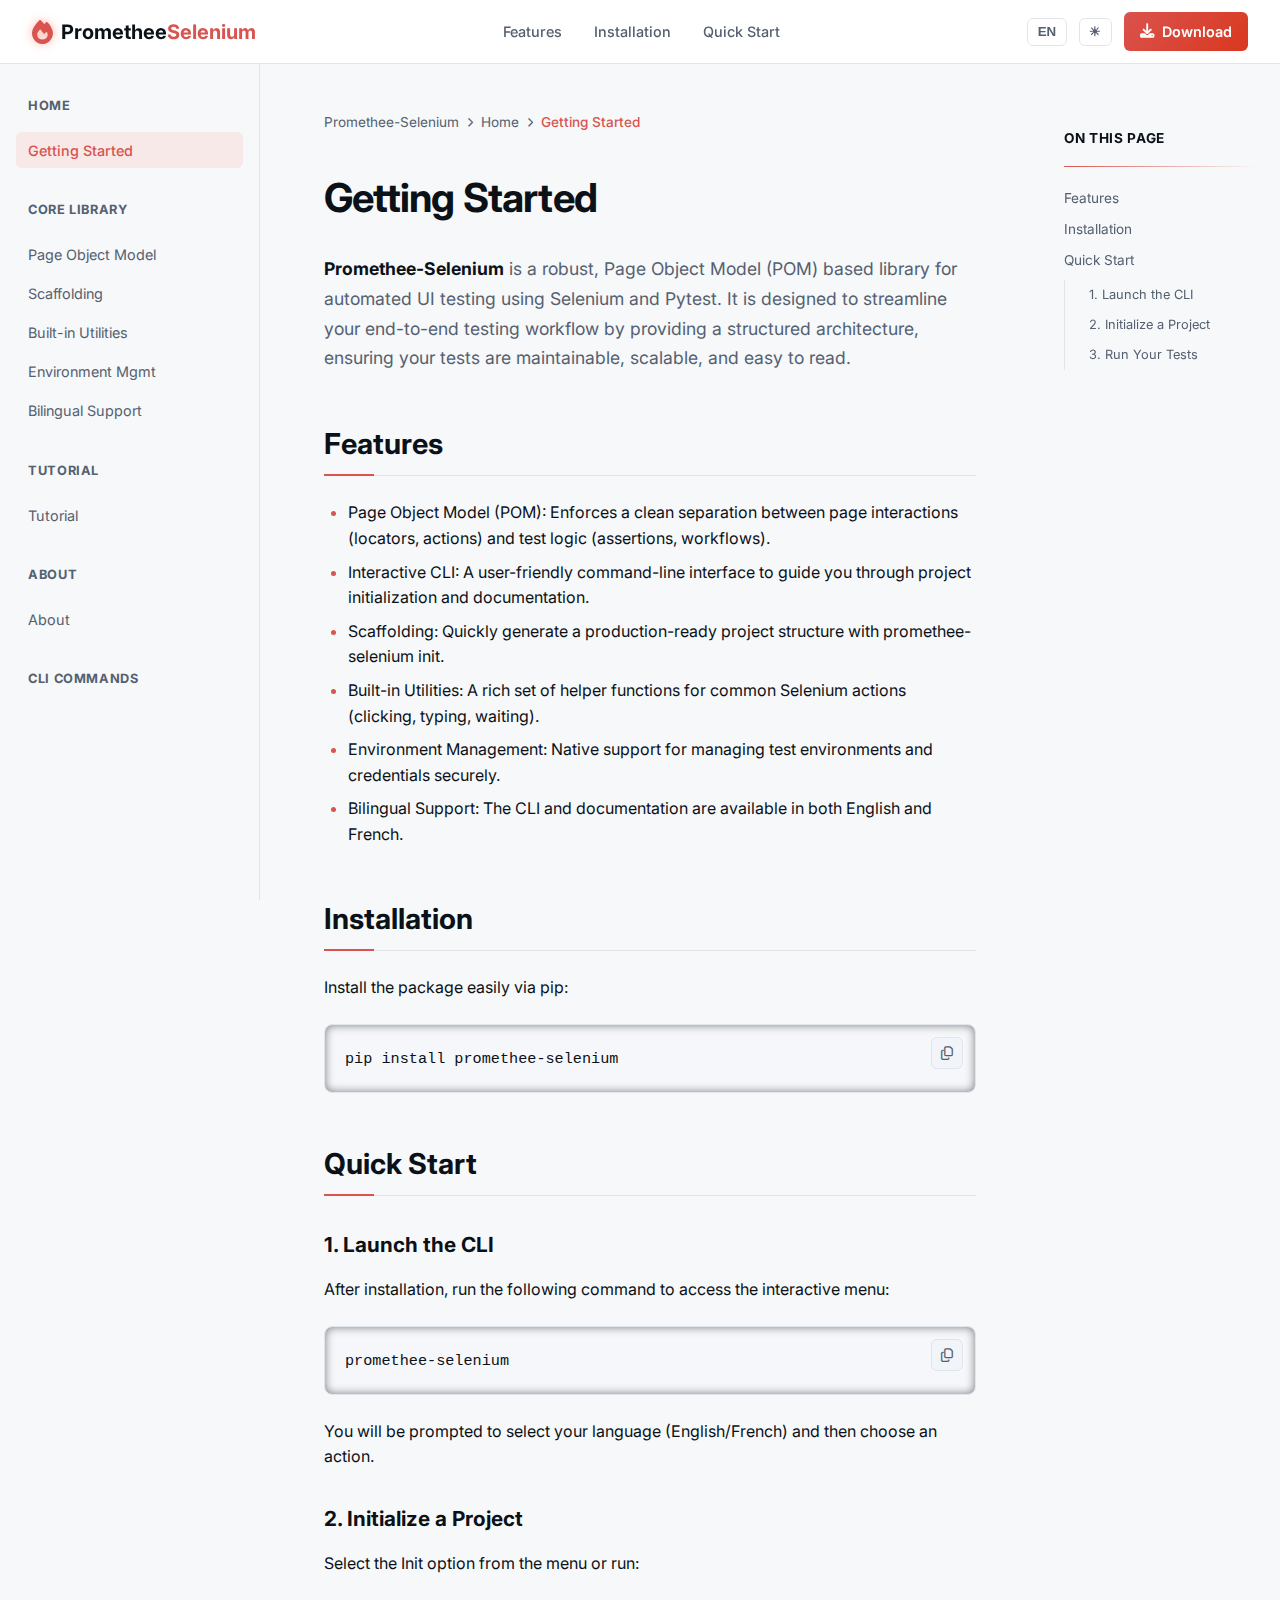
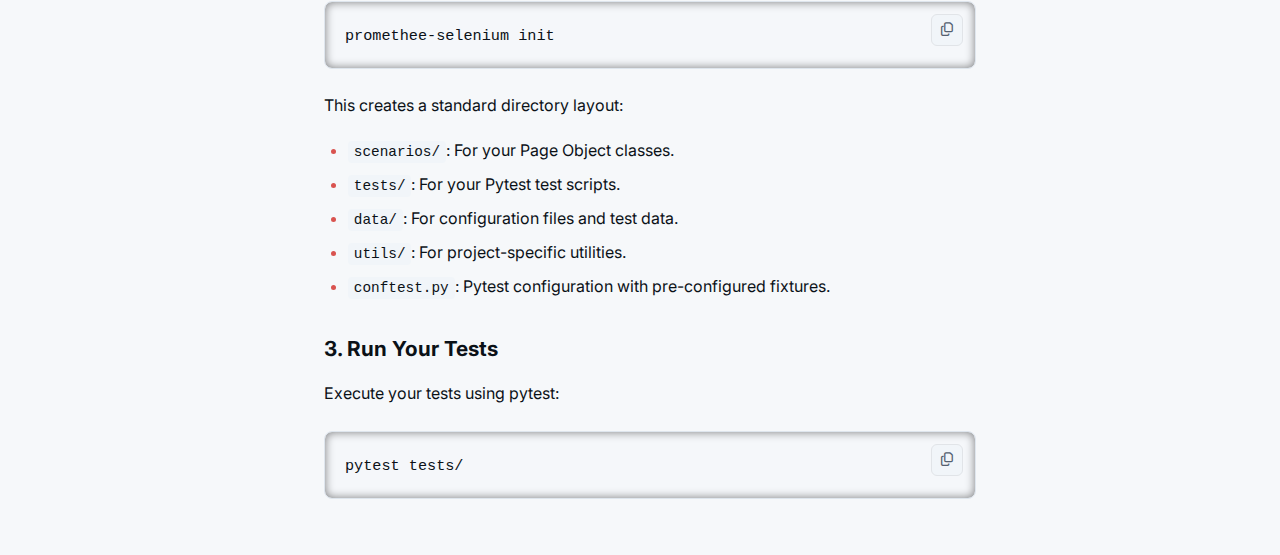
<file: home.html>
<!DOCTYPE html>
<html lang="en">

<head>
    <meta charset="UTF-8">
    <meta name="viewport" content="width=device-width, initial-scale=1.0">
    <title>Promethee-Selenium Documentation</title>
    <link rel="stylesheet" href="styles.css">
    <link rel="icon" href="assets/fire.svg" type="image/svg+xml">
    <link rel="shortcut icon" href="assets/fire.svg">
    <link rel="preconnect" href="https://fonts.googleapis.com">
    <link rel="preconnect" href="https://fonts.gstatic.com" crossorigin>
    <link href="https://fonts.googleapis.com/css2?family=Inter:wght@400;500;600;700&display=swap" rel="stylesheet">
    <link rel="stylesheet" href="https://cdnjs.cloudflare.com/ajax/libs/font-awesome/6.4.0/css/all.min.css">
</head>

<body>

    <header class="top-header">
        <div class="header-left">
            <a href="index.html" class="logo-container">
                <i class="fa-solid fa-fire logo-icon"></i>
                <span class="logo-text">Promethee<span class="logo-highlight">Selenium</span></span>
            </a>
        </div>
        <nav class="header-middle">
            <a href="#features" class="nav-link" data-i18n="header.features">Features</a>
            <a href="#installation" class="nav-link" data-i18n="header.installation">Installation</a>
            <a href="#quick-start" class="nav-link" data-i18n="header.quickStart">Quick Start</a>
        </nav>
        <div class="header-right">
            <button id="lang-toggle" class="lang-toggle">EN</button>
            <button id="theme-toggle" class="theme-toggle">🌙</button>
            <a href="https://pypi.org/project/promethee-selenium/" class="btn-download" target="_blank" rel="noopener noreferrer"><i class="fa-solid fa-download"></i> <span data-i18n="header.download">Download</span></a>
        </div>
    </header>

    <div class="main-container">
        <aside class="left-sidebar">
            <div class="sidebar-section">
                <h3 class="section-title" data-i18n="sidebar.home">Home <i class="fa-solid fa-chevron-up"></i></h3>
                <ul class="nav-list">
                    <li><a href="home.html" class="nav-item active" data-i18n="sidebar.gettingStarted">Getting Started</a></li>
                </ul>
            </div>

            <div class="sidebar-section">
                <h3 class="section-title" data-i18n="sidebar.coreLibrary">Core Library <i class="fa-solid fa-chevron-up"></i></h3>
                <ul class="nav-list">
                    <li><a href="page-object-model.html" class="nav-item" data-i18n="sidebar.pageObjectModel">Page Object Model</a></li>
                    <li><a href="scaffolding.html" class="nav-item" data-i18n="sidebar.scaffolding">Scaffolding</a></li>
                    <li><a href="built-in-utilities.html" class="nav-item" data-i18n="sidebar.builtInUtilities">Built-in Utilities</a></li>
                    <li><a href="environment-mgmt.html" class="nav-item" data-i18n="sidebar.environmentMgmt">Environment Mgmt</a></li>
                    <li><a href="bilingual-support.html" class="nav-item" data-i18n="sidebar.bilingualSupport">Bilingual Support</a></li>
                </ul>
            </div>

            <div class="sidebar-section">
                <h3 class="section-title" data-i18n="sidebar.tutorialSection">Tutorial</h3>
                <ul class="nav-list">
                    <li><a href="tutorial.html" class="nav-item" data-i18n="sidebar.tutorial">Tutorial</a></li>
                </ul>
            </div>

            <div class="sidebar-section">
                <h3 class="section-title" data-i18n="sidebar.aboutSection">A propos</h3>
                <ul class="nav-list">
                    <li><a href="about.html" class="nav-item" data-i18n="sidebar.about">A propos</a></li>
                </ul>
            </div>

            <div class="sidebar-section">
                <h3 class="section-title" data-i18n="sidebar.cliCommands">CLI Commands <i class="fa-solid fa-chevron-down"></i></h3>
                <ul class="nav-list" style="display: none;">
                    <li><a href="cli-commands.html#init-command" class="nav-item" data-i18n="sidebar.init">init</a></li>
                    <li><a href="cli-commands.html#docs-command" class="nav-item" data-i18n="sidebar.docs">docs</a></li>
                </ul>
            </div>
        </aside>

        <main class="content-area">
            <div class="breadcrumbs">
                <span class="breadcrumb-item">Promethee-Selenium</span>
                <span class="breadcrumb-separator"><i class="fa-solid fa-chevron-right"></i></span>
                <span class="breadcrumb-item" data-i18n="sidebar.home">Home</span>
                <span class="breadcrumb-separator"><i class="fa-solid fa-chevron-right"></i></span>
                <span class="breadcrumb-item current-page" data-i18n="page.gettingStarted.title">Getting Started</span>
            </div>

            <article class="document-content">
                <h1 class="page-title" data-i18n="page.gettingStarted.title">Getting Started</h1>
                <p class="intro-text" data-i18n="page.gettingStarted.intro">
                    <strong>Promethee-Selenium</strong> is a robust, Page Object Model (POM) based library for automated
                    UI testing using Selenium and Pytest.
                    It is designed to streamline your end-to-end testing workflow by providing a structured
                    architecture, ensuring your tests are maintainable, scalable, and easy to read.
                </p>

                <h2 id="features" data-i18n="page.gettingStarted.featuresTitle">Features</h2>
                <ul>
                    <li data-i18n="page.gettingStarted.features.li1"><strong>Page Object Model (POM)</strong>: Enforces a clean separation between page interactions (locators, actions) and test logic (assertions, workflows).</li>
                    <li data-i18n="page.gettingStarted.features.li2"><strong>Interactive CLI</strong>: A user-friendly command-line interface to guide you through project initialization and documentation.</li>
                    <li data-i18n="page.gettingStarted.features.li3"><strong>Scaffolding</strong>: Quickly generate a production-ready project structure with <code>promethee-selenium init</code>.</li>
                    <li data-i18n="page.gettingStarted.features.li4"><strong>Built-in Utilities</strong>: A rich set of helper functions for common Selenium actions (clicking, typing, waiting).</li>
                    <li data-i18n="page.gettingStarted.features.li5"><strong>Environment Management</strong>: Native support for managing test environments and credentials securely.</li>
                    <li data-i18n="page.gettingStarted.features.li6"><strong>Bilingual Support</strong>: The CLI and documentation are available in both English and French.</li>
                </ul>

                <h2 id="installation" data-i18n="page.gettingStarted.installationTitle">Installation</h2>
                <p data-i18n="page.gettingStarted.installationText">Install the package easily via pip:</p>
                <div class="code-block">
                    <button class="copy-btn"><i class="fa-regular fa-copy"></i></button>
                    <code class="language-bash">pip install promethee-selenium</code>
                </div>

                <h2 id="quick-start" data-i18n="page.gettingStarted.quickStartTitle">Quick Start</h2>
                <h3 id="step-1" data-i18n="page.gettingStarted.step1Title">1. Launch the CLI</h3>
                <p data-i18n="page.gettingStarted.step1Text">After installation, run the following command to access the interactive menu:</p>
                <div class="code-block">
                    <button class="copy-btn"><i class="fa-regular fa-copy"></i></button>
                    <code class="language-bash">promethee-selenium</code>
                </div>
                <p data-i18n="page.gettingStarted.step1Note">You will be prompted to select your language (English/French) and then choose an action.</p>

                <h3 id="step-2" data-i18n="page.gettingStarted.step2Title">2. Initialize a Project</h3>
                <p data-i18n="page.gettingStarted.step2Text">Select the <strong>Init</strong> option from the menu or run:</p>
                <div class="code-block">
                    <button class="copy-btn"><i class="fa-regular fa-copy"></i></button>
                    <code class="language-bash">promethee-selenium init</code>
                </div>
                <p data-i18n="page.gettingStarted.step2Note">This creates a standard directory layout:</p>
                <ul>
                    <li data-i18n="page.gettingStarted.structure.li1"><code>scenarios/</code>: For your Page Object classes.</li>
                    <li data-i18n="page.gettingStarted.structure.li2"><code>tests/</code>: For your Pytest test scripts.</li>
                    <li data-i18n="page.gettingStarted.structure.li3"><code>data/</code>: For configuration files and test data.</li>
                    <li data-i18n="page.gettingStarted.structure.li4"><code>utils/</code>: For project-specific utilities.</li>
                    <li data-i18n="page.gettingStarted.structure.li5"><code>conftest.py</code>: Pytest configuration with pre-configured fixtures.</li>
                </ul>

                <h3 id="step-3" data-i18n="page.gettingStarted.step3Title">3. Run Your Tests</h3>
                <p data-i18n="page.gettingStarted.step3Text">Execute your tests using pytest:</p>
                <div class="code-block">
                    <button class="copy-btn"><i class="fa-regular fa-copy"></i></button>
                    <code class="language-bash">pytest tests/</code>
                </div>

            </article>
        </main>

        <aside class="right-sidebar">
            <div class="toc-container">
                <h4 class="toc-title" data-i18n="toc.onThisPage">On this Page</h4>
                <div class="toc-line"></div>
                <ul class="toc-list">
                    <li><a href="#features" class="toc-link" data-i18n="page.gettingStarted.featuresTitle">Features</a></li>
                    <li><a href="#installation" class="toc-link" data-i18n="page.gettingStarted.installationTitle">Installation</a></li>
                    <li>
                        <a href="#quick-start" class="toc-link" data-i18n="page.gettingStarted.quickStartTitle">Quick Start</a>
                        <ul class="toc-sublist">
                            <li><a href="#step-1" class="toc-link sub-link" data-i18n="page.gettingStarted.step1Title">1. Launch CLI</a></li>
                            <li><a href="#step-2" class="toc-link sub-link" data-i18n="page.gettingStarted.step2Title">2. Initialize Project</a></li>
                            <li><a href="#step-3" class="toc-link sub-link" data-i18n="page.gettingStarted.step3Title">3. Run Tests</a></li>
                        </ul>
                    </li>
                </ul>
            </div>
        </aside>
    </div>

    <script src="script.js"></script>
</body>

</html>
</file>
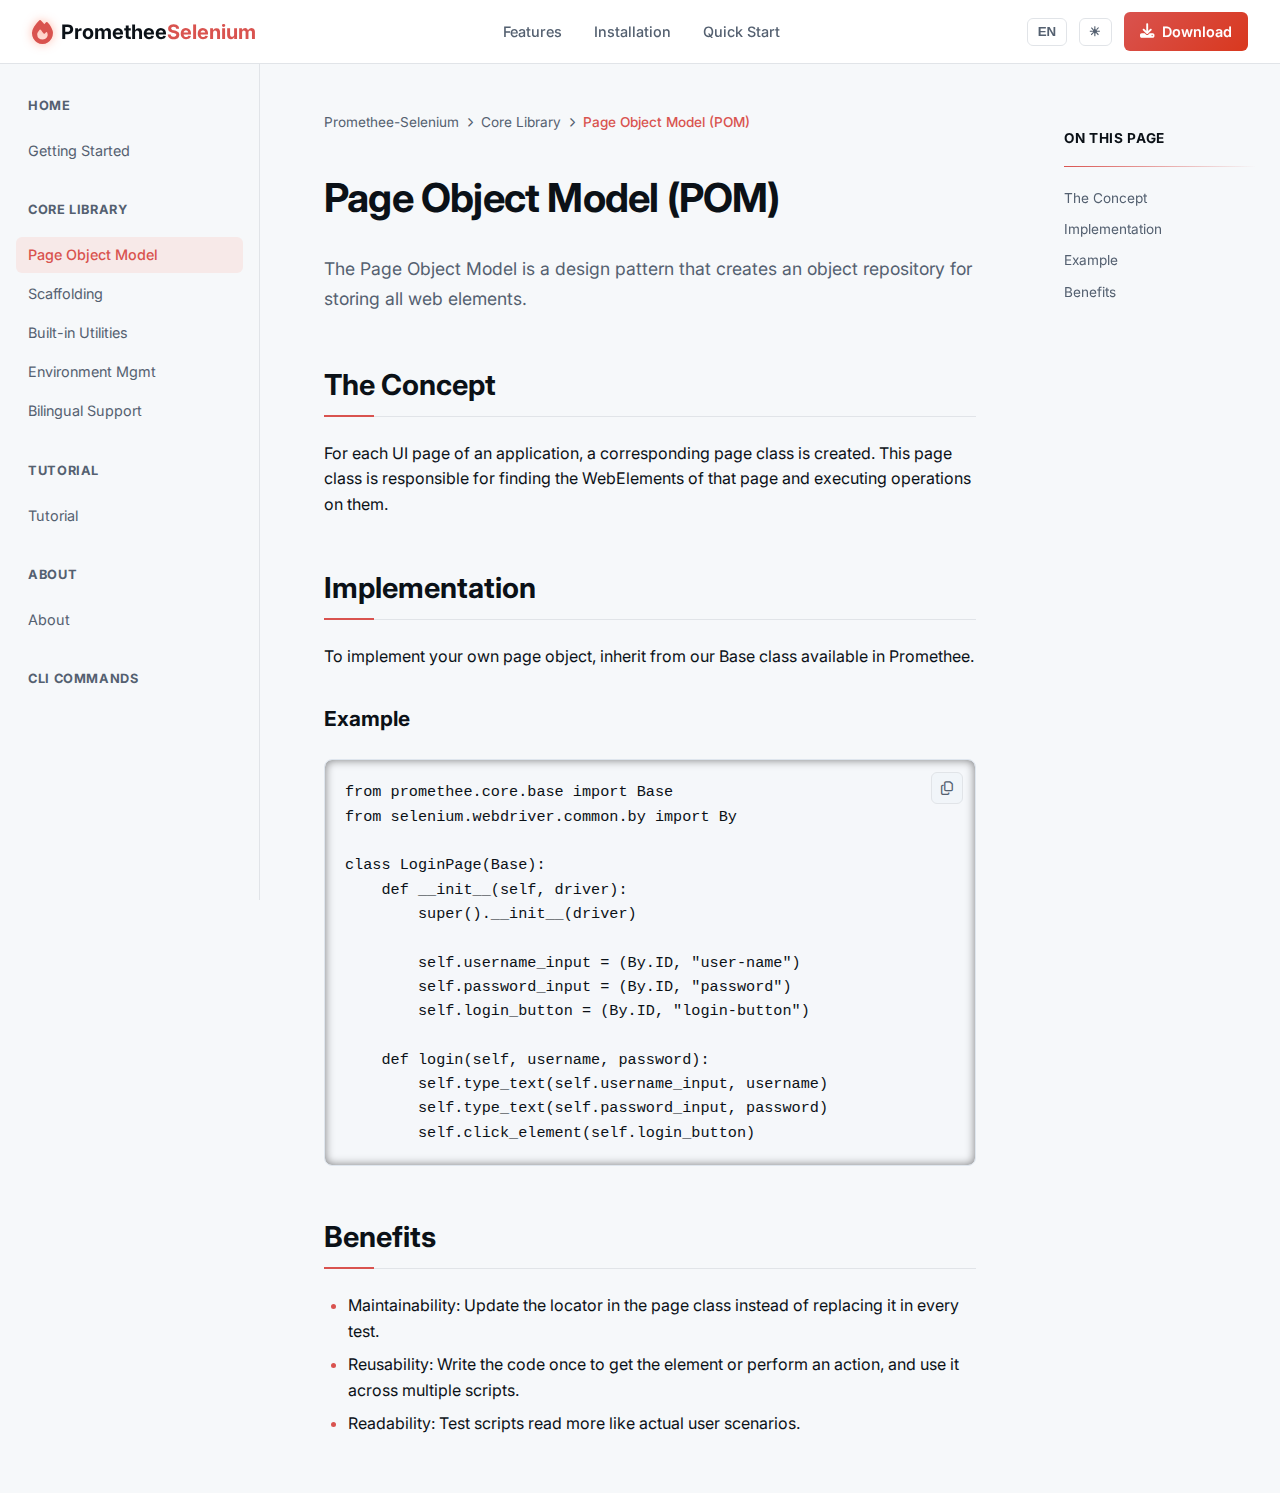
<file: page-object-model.html>
<!DOCTYPE html>
<html lang="en">

<head>
    <meta charset="UTF-8">
    <meta name="viewport" content="width=device-width, initial-scale=1.0">
    <title>Page Object Model - Promethee-Selenium</title>
    <link rel="stylesheet" href="styles.css">
    <link rel="icon" href="assets/fire.svg" type="image/svg+xml">
    <link rel="shortcut icon" href="assets/fire.svg">
    <link rel="preconnect" href="https://fonts.googleapis.com">
    <link rel="preconnect" href="https://fonts.gstatic.com" crossorigin>
    <link href="https://fonts.googleapis.com/css2?family=Inter:wght@400;500;600;700&display=swap" rel="stylesheet">
    <!-- Font Awesome for icons -->
    <link rel="stylesheet" href="https://cdnjs.cloudflare.com/ajax/libs/font-awesome/6.4.0/css/all.min.css">
</head>

<body>

    <header class="top-header">
        <div class="header-left">
            <a href="index.html" class="logo-container">
                <i class="fa-solid fa-fire logo-icon"></i>
                <span class="logo-text">Promethee<span class="logo-highlight">Selenium</span></span>
            </a>
        </div>
        <nav class="header-middle">
            <a href="index.html#features" class="nav-link" data-i18n="header.features">Features</a>
            <a href="index.html#installation" class="nav-link" data-i18n="header.installation">Installation</a>
            <a href="index.html#quick-start" class="nav-link" data-i18n="header.quickStart">Quick Start</a>
        </nav>
        <div class="header-right">
            <button id="lang-toggle" class="lang-toggle">EN</button>
            <button id="theme-toggle" class="theme-toggle">🌙</button>
            <a href="https://pypi.org/project/promethee-selenium/" class="btn-download" target="_blank" rel="noopener noreferrer"><i class="fa-solid fa-download"></i> <span data-i18n="header.download">Download</span></a>
        </div>
    </header>

    <div class="main-container">
        <aside class="left-sidebar">
            <div class="sidebar-section">
                <h3 class="section-title" data-i18n="sidebar.home">Home <i class="fa-solid fa-chevron-up"></i></h3>
                <ul class="nav-list">
                    <li><a href="index.html" class="nav-item" data-i18n="sidebar.gettingStarted">Getting Started</a></li>
                </ul>
            </div>

            <div class="sidebar-section">
                <h3 class="section-title" data-i18n="sidebar.coreLibrary">Core Library <i class="fa-solid fa-chevron-up"></i></h3>
                <ul class="nav-list">
                    <li><a href="page-object-model.html" class="nav-item active" data-i18n="sidebar.pageObjectModel">Page Object Model</a></li>
                    <li><a href="scaffolding.html" class="nav-item" data-i18n="sidebar.scaffolding">Scaffolding</a></li>
                    <li><a href="built-in-utilities.html" class="nav-item" data-i18n="sidebar.builtInUtilities">Built-in Utilities</a></li>
                    <li><a href="environment-mgmt.html" class="nav-item" data-i18n="sidebar.environmentMgmt">Environment Mgmt</a></li>
                    <li><a href="bilingual-support.html" class="nav-item" data-i18n="sidebar.bilingualSupport">Bilingual Support</a></li>
                </ul>
            </div>

            <div class="sidebar-section">
                <h3 class="section-title" data-i18n="sidebar.tutorialSection">Tutorial</h3>
                <ul class="nav-list">
                    <li><a href="tutorial.html" class="nav-item" data-i18n="sidebar.tutorial">Tutorial</a></li>
                </ul>
            </div>

            <div class="sidebar-section">
                <h3 class="section-title" data-i18n="sidebar.aboutSection">A propos</h3>
                <ul class="nav-list">
                    <li><a href="about.html" class="nav-item" data-i18n="sidebar.about">A propos</a></li>
                </ul>
            </div>

            <div class="sidebar-section">
                <h3 class="section-title" data-i18n="sidebar.cliCommands">CLI Commands <i class="fa-solid fa-chevron-down"></i></h3>
                <ul class="nav-list" style="display: none;">
                    <li><a href="cli-commands.html#init-command" class="nav-item" data-i18n="sidebar.init">init</a></li>
                    <li><a href="cli-commands.html#docs-command" class="nav-item" data-i18n="sidebar.docs">docs</a></li>
                </ul>
            </div>
        </aside>

        <main class="content-area">
            <div class="breadcrumbs">
                <span class="breadcrumb-item">Promethee-Selenium</span>
                <span class="breadcrumb-separator"><i class="fa-solid fa-chevron-right"></i></span>
                <span class="breadcrumb-item" data-i18n="sidebar.coreLibrary">Core Library</span>
                <span class="breadcrumb-separator"><i class="fa-solid fa-chevron-right"></i></span>
                <span class="breadcrumb-item current-page" data-i18n="page.pom.title">Page Object Model</span>
            </div>

            <article class="document-content">
                <h1 class="page-title" data-i18n="page.pom.title">Page Object Model (POM)</h1>
                <p class="intro-text" data-i18n="page.pom.intro">
                    The <strong>Page Object Model</strong> is a design pattern that creates an object repository for storing all web elements. Promethee-Selenium natively builds on this to reduce code duplication and improve test maintenance.
                </p>

                <h2 id="concept" data-i18n="page.pom.concept">The Concept</h2>
                <p data-i18n="page.pom.conceptText">For each UI page of an application, a corresponding page class is created. This page class is responsible for finding the WebElements of that page and executing operations on them.</p>

                <h2 id="implementation" data-i18n="page.pom.implementation">Implementation</h2>
                <p data-i18n="page.pom.implementationText">To implement your own page object, inherit from our <code>Base</code> class available in Promethee.</p>

                <h3 id="example" data-i18n="page.pom.example">Example</h3>
                <div class="code-block">
                    <button class="copy-btn"><i class="fa-regular fa-copy"></i></button>
                    <pre><code class="language-python">from promethee.core.base import Base
from selenium.webdriver.common.by import By

class LoginPage(Base):
    def __init__(self, driver):
        super().__init__(driver)
        
        self.username_input = (By.ID, "user-name")
        self.password_input = (By.ID, "password")
        self.login_button = (By.ID, "login-button")
        
    def login(self, username, password):
        self.type_text(self.username_input, username)
        self.type_text(self.password_input, password)
        self.click_element(self.login_button)
</code></pre>
                </div>

                <h2 id="benefits" data-i18n="page.pom.benefits">Benefits</h2>
                <ul>
                    <li data-i18n="page.pom.benefits.li1"><strong>Maintainability</strong>: Update the locator in the page class instead of replacing it in every test.</li>
                    <li data-i18n="page.pom.benefits.li2"><strong>Reusability</strong>: Write the code once to get the element or perform an action, and use it across multiple scripts.</li>
                    <li data-i18n="page.pom.benefits.li3"><strong>Readability</strong>: Test scripts read more like actual user scenarios.</li>
                </ul>
            </article>
        </main>

        <aside class="right-sidebar">
            <div class="toc-container">
                <h4 class="toc-title">On this Page</h4>
                <div class="toc-line"></div>
                <ul class="toc-list">
                    <li><a href="#concept" class="toc-link" data-i18n="page.pom.concept">The Concept</a></li>
                    <li><a href="#implementation" class="toc-link" data-i18n="page.pom.implementation">Implementation</a></li>
                    <li><a href="#example" class="toc-link" data-i18n="page.pom.example">Example</a></li>
                    <li><a href="#benefits" class="toc-link" data-i18n="page.pom.benefits">Benefits</a></li>
                </ul>
            </div>
        </aside>
    </div>

    <script src="script.js"></script>
</body>

</html>
</file>
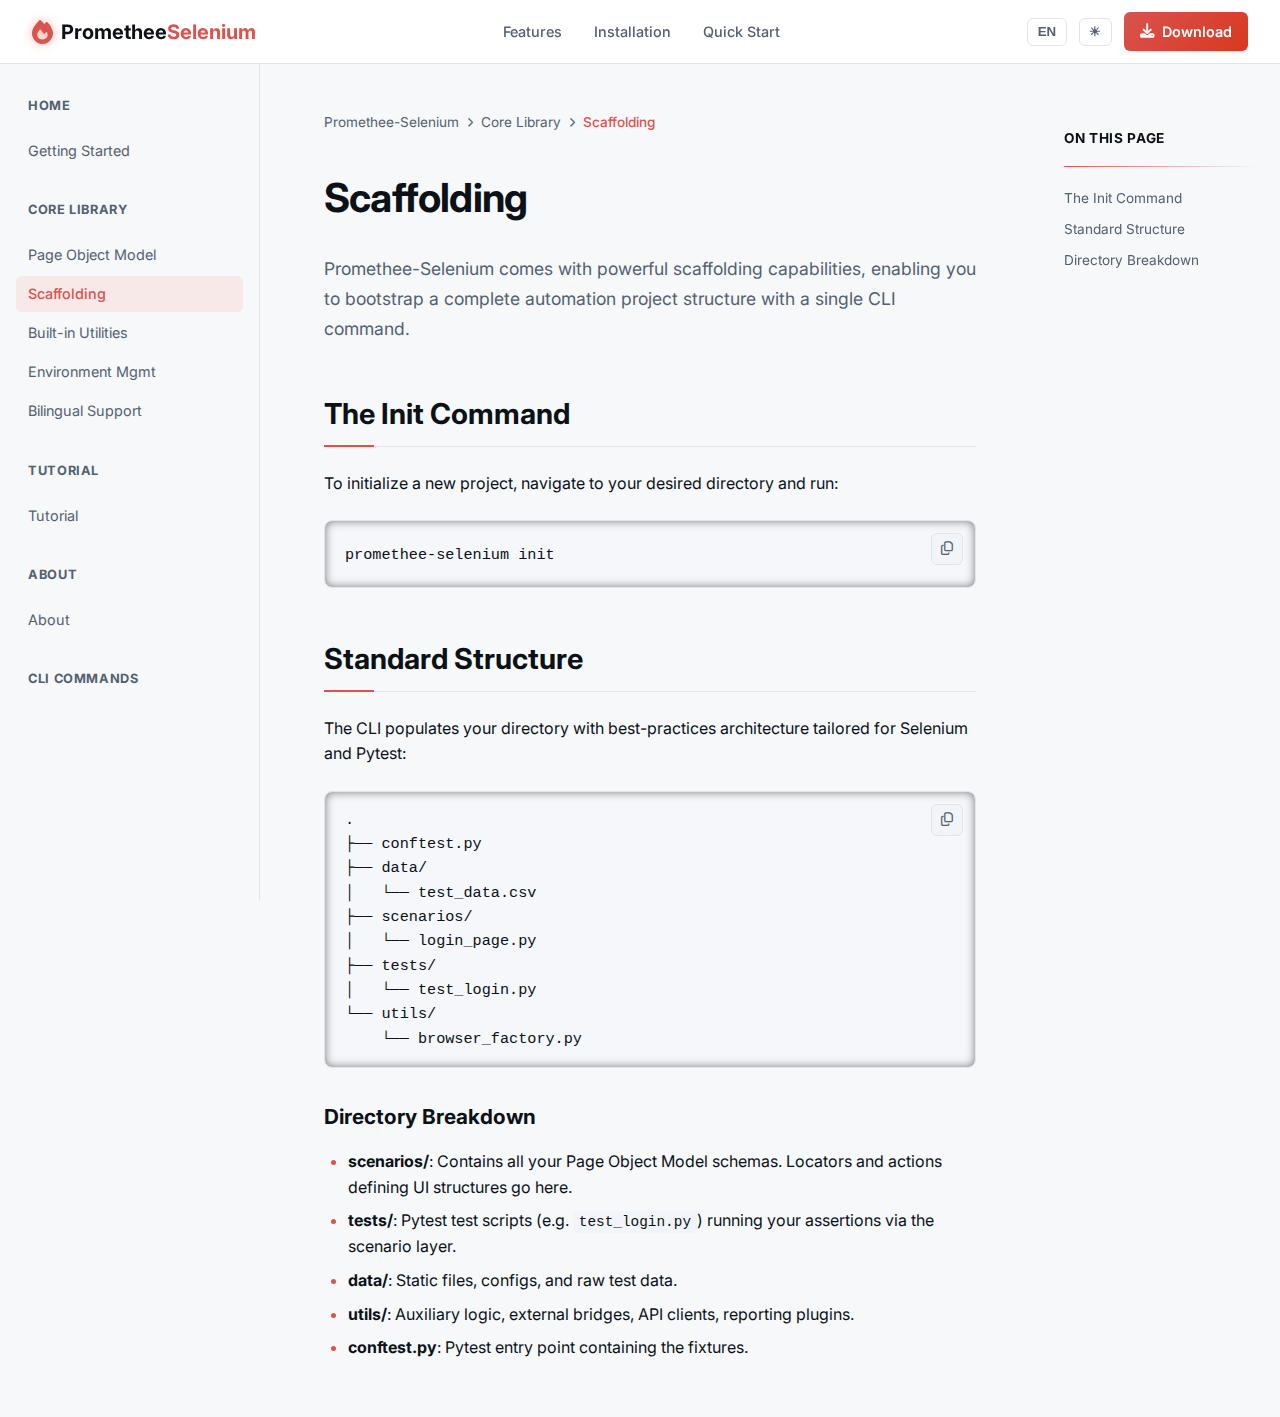
<file: scaffolding.html>
<!DOCTYPE html>
<html lang="en">

<head>
    <meta charset="UTF-8">
    <meta name="viewport" content="width=device-width, initial-scale=1.0">
    <title>Scaffolding - Promethee-Selenium</title>
    <link rel="stylesheet" href="styles.css">
    <link rel="icon" href="assets/fire.svg" type="image/svg+xml">
    <link rel="shortcut icon" href="assets/fire.svg">
    <link rel="preconnect" href="https://fonts.googleapis.com">
    <link rel="preconnect" href="https://fonts.gstatic.com" crossorigin>
    <link href="https://fonts.googleapis.com/css2?family=Inter:wght@400;500;600;700&display=swap" rel="stylesheet">
    <!-- Font Awesome for icons -->
    <link rel="stylesheet" href="https://cdnjs.cloudflare.com/ajax/libs/font-awesome/6.4.0/css/all.min.css">
</head>

<body>

    <header class="top-header">
        <div class="header-left">
            <a href="index.html" class="logo-container">
                <i class="fa-solid fa-fire logo-icon"></i>
                <span class="logo-text">Promethee<span class="logo-highlight">Selenium</span></span>
            </a>
        </div>
        <nav class="header-middle">
            <a href="index.html#features" class="nav-link" data-i18n="header.features">Features</a>
            <a href="index.html#installation" class="nav-link" data-i18n="header.installation">Installation</a>
            <a href="index.html#quick-start" class="nav-link" data-i18n="header.quickStart">Quick Start</a>
        </nav>
        <div class="header-right">
            <button id="lang-toggle" class="lang-toggle">EN</button>
            <button id="theme-toggle" class="theme-toggle">🌙</button>
            <a href="https://pypi.org/project/promethee-selenium/" class="btn-download" target="_blank" rel="noopener noreferrer"><i class="fa-solid fa-download"></i> <span data-i18n="header.download">Download</span></a>
        </div>
    </header>

    <div class="main-container">
        <aside class="left-sidebar">
            <div class="sidebar-section">
                <h3 class="section-title" data-i18n="sidebar.home">Home <i class="fa-solid fa-chevron-up"></i></h3>
                <ul class="nav-list">
                    <li><a href="index.html" class="nav-item" data-i18n="sidebar.gettingStarted">Getting Started</a></li>
                </ul>
            </div>

            <div class="sidebar-section">
                <h3 class="section-title" data-i18n="sidebar.coreLibrary">Core Library <i class="fa-solid fa-chevron-up"></i></h3>
                <ul class="nav-list">
                    <li><a href="page-object-model.html" class="nav-item" data-i18n="sidebar.pageObjectModel">Page Object Model</a></li>
                    <li><a href="scaffolding.html" class="nav-item active" data-i18n="sidebar.scaffolding">Scaffolding</a></li>
                    <li><a href="built-in-utilities.html" class="nav-item" data-i18n="sidebar.builtInUtilities">Built-in Utilities</a></li>
                    <li><a href="environment-mgmt.html" class="nav-item" data-i18n="sidebar.environmentMgmt">Environment Mgmt</a></li>
                    <li><a href="bilingual-support.html" class="nav-item" data-i18n="sidebar.bilingualSupport">Bilingual Support</a></li>
                </ul>
            </div>

            <div class="sidebar-section">
                <h3 class="section-title" data-i18n="sidebar.tutorialSection">Tutorial</h3>
                <ul class="nav-list">
                    <li><a href="tutorial.html" class="nav-item" data-i18n="sidebar.tutorial">Tutorial</a></li>
                </ul>
            </div>

            <div class="sidebar-section">
                <h3 class="section-title" data-i18n="sidebar.aboutSection">A propos</h3>
                <ul class="nav-list">
                    <li><a href="about.html" class="nav-item" data-i18n="sidebar.about">A propos</a></li>
                </ul>
            </div>

            <div class="sidebar-section">
                <h3 class="section-title" data-i18n="sidebar.cliCommands">CLI Commands <i class="fa-solid fa-chevron-down"></i></h3>
                <ul class="nav-list" style="display: none;">
                    <li><a href="cli-commands.html#init-command" class="nav-item" data-i18n="sidebar.init">init</a></li>
                    <li><a href="cli-commands.html#docs-command" class="nav-item" data-i18n="sidebar.docs">docs</a></li>
                </ul>
            </div>
        </aside>

        <main class="content-area">
            <div class="breadcrumbs">
                <span class="breadcrumb-item">Promethee-Selenium</span>
                <span class="breadcrumb-separator"><i class="fa-solid fa-chevron-right"></i></span>
                <span class="breadcrumb-item" data-i18n="sidebar.coreLibrary">Core Library</span>
                <span class="breadcrumb-separator"><i class="fa-solid fa-chevron-right"></i></span>
                <span class="breadcrumb-item current-page" data-i18n="page.scaffolding.title">Scaffolding</span>
            </div>

            <article class="document-content">
                <h1 class="page-title" data-i18n="page.scaffolding.title">Scaffolding</h1>
                <p class="intro-text" data-i18n="page.scaffolding.intro">
                    Promethee-Selenium comes with powerful <strong>scaffolding</strong> capabilities, enabling you to bootstrap a complete automation project structure with a single CLI command.
                </p>

                <h2 id="init-command" data-i18n="page.scaffolding.init">The Init Command</h2>
                <p data-i18n="page.scaffolding.initText">To initialize a new project, navigate to your desired directory and run:</p>
                <div class="code-block">
                    <button class="copy-btn"><i class="fa-regular fa-copy"></i></button>
                    <code class="language-bash">promethee-selenium init</code>
                </div>

                <h2 id="directory-structure" data-i18n="page.scaffolding.structure">Standard Structure</h2>
                <p data-i18n="page.scaffolding.structureText">The CLI populates your directory with best-practices architecture tailored for Selenium and Pytest:</p>
                
                <div class="code-block tree">
                    <button class="copy-btn"><i class="fa-regular fa-copy"></i></button>
                    <pre><code class="language-plaintext">.
├── conftest.py
├── data/
│   └── test_data.csv
├── scenarios/
│   └── login_page.py
├── tests/
│   └── test_login.py
└── utils/
    └── browser_factory.py</code></pre>
                </div>

                <h3 id="breakdown" data-i18n="page.scaffolding.breakdown">Directory Breakdown</h3>
                <ul>
                    <li><strong>scenarios/</strong>: Contains all your Page Object Model schemas. Locators and actions defining UI structures go here.</li>
                    <li><strong>tests/</strong>: Pytest test scripts (e.g. <code>test_login.py</code>) running your assertions via the scenario layer.</li>
                    <li><strong>data/</strong>: Static files, configs, and raw test data.</li>
                    <li><strong>utils/</strong>: Auxiliary logic, external bridges, API clients, reporting plugins.</li>
                    <li><strong>conftest.py</strong>: Pytest entry point containing the fixtures.</li>
                </ul>
            </article>
        </main>

        <aside class="right-sidebar">
            <div class="toc-container">
                <h4 class="toc-title">On this Page</h4>
                <div class="toc-line"></div>
                <ul class="toc-list">
                    <li><a href="#init-command" class="toc-link">The Init Command</a></li>
                    <li><a href="#directory-structure" class="toc-link">Standard Structure</a></li>
                    <li><a href="#breakdown" class="toc-link">Directory Breakdown</a></li>
                </ul>
            </div>
        </aside>
    </div>

    <script src="script.js"></script>
</body>

</html>
</file>
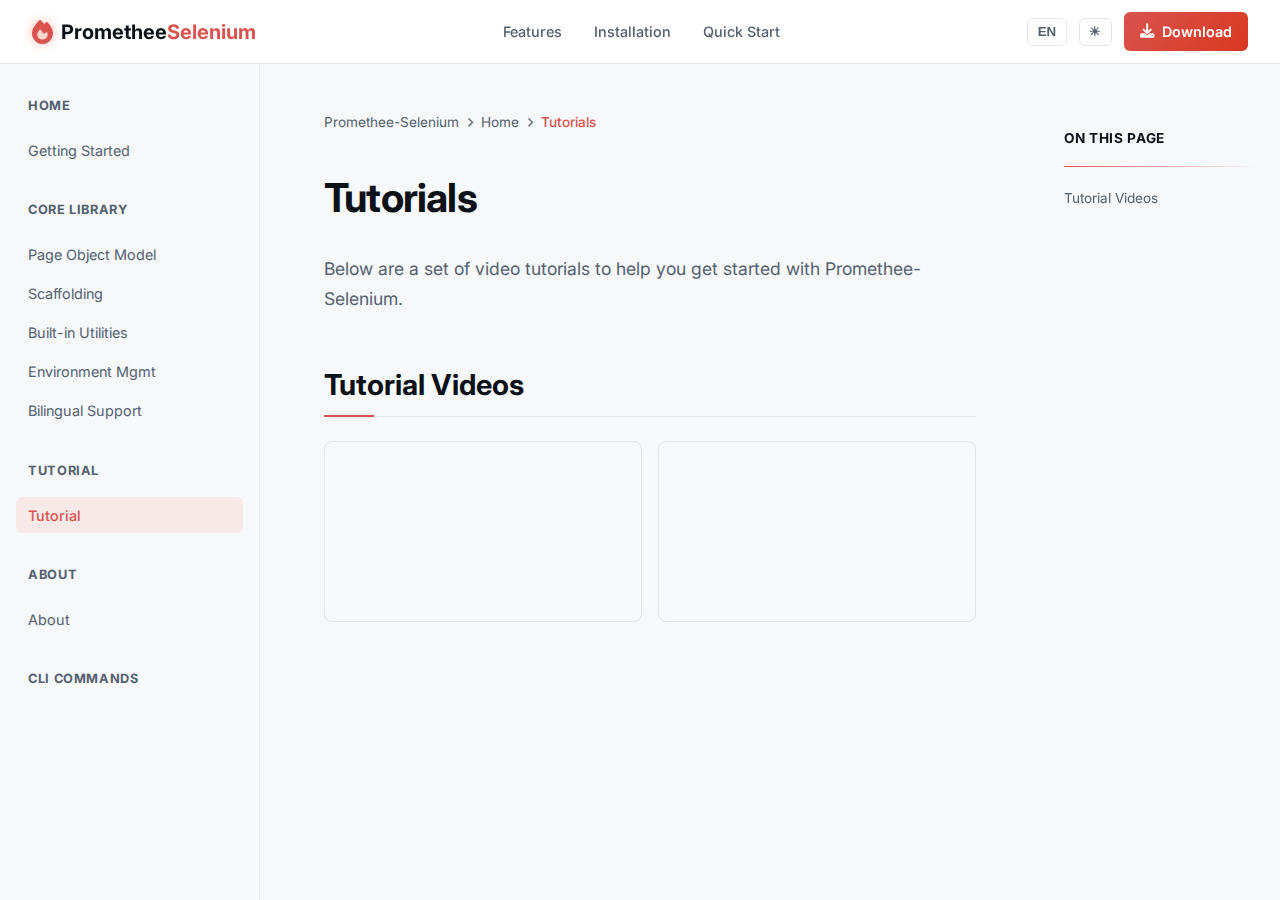
<file: tutorial.html>
<!DOCTYPE html>
<html lang="en">

<head>
    <meta charset="UTF-8">
    <meta name="viewport" content="width=device-width, initial-scale=1.0">
    <title>Tutorials - Promethee-Selenium</title>
    <link rel="stylesheet" href="styles.css">
    <link rel="icon" href="assets/fire.svg" type="image/svg+xml">
    <link rel="shortcut icon" href="assets/fire.svg">
    <link rel="preconnect" href="https://fonts.googleapis.com">
    <link rel="preconnect" href="https://fonts.gstatic.com" crossorigin>
    <link href="https://fonts.googleapis.com/css2?family=Inter:wght@400;500;600;700&display=swap" rel="stylesheet">
    <link rel="stylesheet" href="https://cdnjs.cloudflare.com/ajax/libs/font-awesome/6.4.0/css/all.min.css">
</head>

<body>

    <header class="top-header">
        <div class="header-left">
            <a href="#" class="logo-container">
                <i class="fa-solid fa-fire logo-icon"></i>
                <span class="logo-text">Promethee<span class="logo-highlight">Selenium</span></span>
            </a>
        </div>
        <nav class="header-middle">
            <a href="index.html" class="nav-link" data-i18n="header.features">Features</a>
            <a href="#" class="nav-link" data-i18n="header.installation">Installation</a>
            <a href="#" class="nav-link" data-i18n="header.quickStart">Quick Start</a>
        </nav>
        <div class="header-right">
            <button id="lang-toggle" class="lang-toggle">EN</button>
            <button id="theme-toggle" class="theme-toggle">🌙</button>
            <a href="https://pypi.org/project/promethee-selenium/" class="btn-download" target="_blank" rel="noopener noreferrer"><i class="fa-solid fa-download"></i> <span data-i18n="header.download">Download</span></a>
        </div>
    </header>

    <div class="main-container">
        <aside class="left-sidebar">
            <div class="sidebar-section">
                <h3 class="section-title" data-i18n="sidebar.home">Home <i class="fa-solid fa-chevron-up"></i></h3>
                <ul class="nav-list">
                    <li><a href="index.html" class="nav-item" data-i18n="sidebar.gettingStarted">Getting Started</a></li>
                </ul>
            </div>

            <div class="sidebar-section">
                <h3 class="section-title" data-i18n="sidebar.coreLibrary">Core Library <i class="fa-solid fa-chevron-up"></i></h3>
                <ul class="nav-list">
                    <li><a href="page-object-model.html" class="nav-item" data-i18n="sidebar.pageObjectModel">Page Object Model</a></li>
                    <li><a href="scaffolding.html" class="nav-item" data-i18n="sidebar.scaffolding">Scaffolding</a></li>
                    <li><a href="built-in-utilities.html" class="nav-item" data-i18n="sidebar.builtInUtilities">Built-in Utilities</a></li>
                    <li><a href="environment-mgmt.html" class="nav-item" data-i18n="sidebar.environmentMgmt">Environment Mgmt</a></li>
                    <li><a href="bilingual-support.html" class="nav-item" data-i18n="sidebar.bilingualSupport">Bilingual Support</a></li>
                </ul>
            </div>

            <div class="sidebar-section">
                <h3 class="section-title" data-i18n="sidebar.tutorialSection">Tutorial</h3>
                <ul class="nav-list">
                    <li><a href="tutorial.html" class="nav-item active" data-i18n="sidebar.tutorial">Tutorial</a></li>
                </ul>
            </div>

            <div class="sidebar-section">
                <h3 class="section-title" data-i18n="sidebar.aboutSection">A propos</h3>
                <ul class="nav-list">
                    <li><a href="about.html" class="nav-item" data-i18n="sidebar.about">A propos</a></li>
                </ul>
            </div>

            <div class="sidebar-section">
                <h3 class="section-title" data-i18n="sidebar.cliCommands">CLI Commands <i class="fa-solid fa-chevron-down"></i></h3>
                <ul class="nav-list" style="display: none;">
                    <li><a href="cli-commands.html#init-command" class="nav-item" data-i18n="sidebar.init">init</a></li>
                    <li><a href="cli-commands.html#docs-command" class="nav-item" data-i18n="sidebar.docs">docs</a></li>
                </ul>
            </div>
        </aside>

        <main class="content-area">
            <div class="breadcrumbs">
                <span class="breadcrumb-item">Promethee-Selenium</span>
                <span class="breadcrumb-separator"><i class="fa-solid fa-chevron-right"></i></span>
                <span class="breadcrumb-item" data-i18n="sidebar.home">Home</span>
                <span class="breadcrumb-separator"><i class="fa-solid fa-chevron-right"></i></span>
                <span class="breadcrumb-item current-page" data-i18n="page.tutorial.title">Tutorials</span>
            </div>

            <article class="document-content">
                <h1 class="page-title" data-i18n="page.tutorial.title">Tutorials</h1>
                <p class="intro-text" data-i18n="page.tutorial.intro">Below are a set of video tutorials to help you get started with Promethee-Selenium.</p>

                <h2 data-i18n="page.tutorial.videosTitle">Tutorial Videos</h2>
                <div class="video-grid">
                    <div class="video-wrapper">
                        <iframe src="https://www.youtube.com/embed/ysz5S6PUM-U" title="Tutorial 1" frameborder="0" allow="accelerometer; autoplay; clipboard-write; encrypted-media; gyroscope; picture-in-picture" allowfullscreen></iframe>
                    </div>
                    <div class="video-wrapper">
                        <iframe src="https://www.youtube.com/embed/sBws8MSXN7A" title="Tutorial 2" frameborder="0" allow="accelerometer; autoplay; clipboard-write; encrypted-media; gyroscope; picture-in-picture" allowfullscreen></iframe>
                    </div>
                </div>

            </article>
        </main>

        <aside class="right-sidebar">
            <div class="toc-container">
                <h4 class="toc-title" data-i18n="toc.onThisPage">On this Page</h4>
                <div class="toc-line"></div>
                <ul class="toc-list">
                    <li><a href="#" class="toc-link" data-i18n="page.tutorial.videosTitle">Tutorial Videos</a></li>
                </ul>
            </div>
        </aside>
    </div>

    <script src="script.js"></script>
</body>

</html>
</file>
<file: styles.css>
:root {
  --bg-color: #0d1117;
  --bg-secondary: #161b22;
  --text-main: #c9d1d9;
  --text-muted: #8b949e;
  --accent-color: #ff6b4a; /* Fire orange */
  --accent-hover: #ff856a;
  --border-color: #30363d;
  --sidebar-width: 260px;
  --right-sidebar-width: 240px;
  --header-height: 64px;
  --code-bg: #0d1117;
  --code-border: #30363d;
  --header-bg: rgba(13, 17, 23, 0.8);
  --code-text: #e2e8f0;
}

/* Light theme overrides */
.light-theme {
  --bg-color: #f6f8fa;
  --bg-secondary: #f1f5f9;
  --text-main: #0b1117;
  --text-muted: #546070;
  --accent-color: #d9534f;
  --accent-hover: #e46b66;
  --border-color: #e1e4e8;
  --code-bg: #f5f7fa;
  --code-border: #dfe6ee;
  --header-bg: rgba(255,255,255,0.95);
  --code-text: #0b1117;
}

* {
  box-sizing: border-box;
  margin: 0;
  padding: 0;
}

body {
  font-family: 'Inter', system-ui, -apple-system, sans-serif;
  background-color: var(--bg-color);
  color: var(--text-main);
  line-height: 1.6;
  -webkit-font-smoothing: antialiased;
}

/* Smooth transitions when switching themes */
html, body, .main-container, .content-area, .left-sidebar, .right-sidebar, .top-header {
  transition: background-color 240ms ease, color 240ms ease, border-color 240ms ease;
}

a {
  color: inherit;
  text-decoration: none;
  transition: color 0.2s ease;
}

a:hover {
  color: var(--accent-color);
}

/* Header */
.top-header {
  height: var(--header-height);
  display: flex;
  align-items: center;
  justify-content: space-between;
  padding: 0 2rem;
  background-color: var(--header-bg);
  backdrop-filter: blur(12px);
  -webkit-backdrop-filter: blur(12px);
  border-bottom: 1px solid var(--border-color);
  position: fixed;
  top: 0;
  left: 0;
  right: 0;
  z-index: 100;
}

.logo-container {
  display: flex;
  align-items: center;
  gap: 0.5rem;
  font-size: 1.25rem;
  font-weight: 700;
  color: var(--text-main);
}

.logo-icon {
  color: var(--accent-color);
  font-size: 1.5rem;
  text-shadow: 0 0 10px rgba(255, 107, 74, 0.5);
}

.logo-highlight {
  color: var(--accent-color);
}

.header-middle {
  display: flex;
  gap: 2rem;
}

.nav-link {
  font-size: 0.9rem;
  font-weight: 500;
  color: var(--text-muted);
  display: flex;
  align-items: center;
  gap: 0.25rem;
}

.nav-link:hover {
  color: var(--text-main);
}

.nav-chevron {
  font-size: 0.7rem;
}

.btn-download {
  display: inline-flex;
  align-items: center;
  gap: 0.5rem;
  background: linear-gradient(135deg, var(--accent-color), #d9381e);
  color: #fff;
  padding: 0.5rem 1rem;
  border-radius: 6px;
  font-size: 0.9rem;
  font-weight: 600;
  transition: transform 0.2s ease, box-shadow 0.2s ease;
}

.btn-download:hover {
  transform: translateY(-1px);
  box-shadow: 0 4px 12px rgba(255, 107, 74, 0.3);
  color: #fff;
}

/* Language toggle */
.lang-toggle {
  background: transparent;
  border: 1px solid var(--border-color);
  color: var(--text-muted);
  padding: 0.35rem 0.6rem;
  border-radius: 6px;
  font-weight: 600;
  margin-right: 0.5rem;
  cursor: pointer;
}
.lang-toggle:hover {
  color: var(--text-main);
  border-color: var(--accent-color);
}

/* Theme toggle (reuse small button styles) */
.theme-toggle {
  background: transparent;
  border: 1px solid var(--border-color);
  color: var(--text-muted);
  padding: 0.35rem 0.6rem;
  border-radius: 6px;
  font-weight: 600;
  margin-right: 0.5rem;
  cursor: pointer;
}
.theme-toggle:hover {
  color: var(--text-main);
  border-color: var(--accent-color);
}

/* Main Layout */
.main-container {
  display: flex;
  margin-top: var(--header-height);
  min-height: calc(100vh - var(--header-height));
}

/* Left Sidebar */
.left-sidebar {
  width: var(--sidebar-width);
  flex-shrink: 0;
  border-right: 1px solid var(--border-color);
  height: calc(100vh - var(--header-height));
  position: fixed;
  top: var(--header-height);
  left: 0;
  overflow-y: auto;
  padding: 2rem 1rem;
  background-color: var(--bg-color);
}

/* Custom Scrollbar for Sidebar */
.left-sidebar::-webkit-scrollbar,
.right-sidebar::-webkit-scrollbar {
  width: 6px;
}
.left-sidebar::-webkit-scrollbar-track,
.right-sidebar::-webkit-scrollbar-track {
  background: transparent;
}
.left-sidebar::-webkit-scrollbar-thumb,
.right-sidebar::-webkit-scrollbar-thumb {
  background-color: var(--border-color);
  border-radius: 10px;
}

.sidebar-section {
  margin-bottom: 2rem;
}

.section-title {
  font-size: 0.8rem;
  text-transform: uppercase;
  letter-spacing: 0.05em;
  color: var(--text-muted);
  margin-bottom: 1rem;
  padding-left: 0.75rem;
  display: flex;
  align-items: center;
  justify-content: space-between;
  cursor: pointer;
  user-select: none;
}

.section-title:hover {
  color: var(--text-main);
}

.section-title i {
  font-size: 0.7rem;
  transition: transform 0.3s ease;
}

.nav-list {
  list-style: none;
}

.nav-item {
  display: block;
  padding: 0.4rem 0.75rem;
  border-radius: 6px;
  color: var(--text-muted);
  font-size: 0.9rem;
  margin-bottom: 0.2rem;
  transition: all 0.2s;
}

.nav-item:hover {
  background-color: var(--bg-secondary);
  color: var(--text-main);
}

.nav-item.active {
  background-color: rgba(255, 107, 74, 0.1);
  color: var(--accent-color);
  font-weight: 500;
}

/* Content Area */
.content-area {
  flex-grow: 1;
  margin-left: var(--sidebar-width);
  margin-right: var(--right-sidebar-width);
  padding: 3rem 4rem;
  max-width: 900px;
}

.breadcrumbs {
  display: flex;
  align-items: center;
  gap: 0.5rem;
  font-size: 0.85rem;
  color: var(--text-muted);
  margin-bottom: 2rem;
}

.breadcrumb-separator {
  font-size: 0.6rem;
}

.current-page {
  color: var(--accent-color);
  font-weight: 500;
}

/* Document Content */
.document-content {
  animation: fadeIn 0.5s ease-out;
}

@keyframes fadeIn {
  from { opacity: 0; transform: translateY(10px); }
  to { opacity: 1; transform: translateY(0); }
}

.page-title {
  font-size: 2.5rem;
  font-weight: 700;
  color: var(--text-main);
  margin-bottom: 1.5rem;
  letter-spacing: -0.02em;
}

.intro-text {
  font-size: 1.1rem;
  color: var(--text-muted);
  margin-bottom: 3rem;
  line-height: 1.7;
}

.intro-text strong {
  color: var(--text-main);
}

.document-content h2 {
  font-size: 1.8rem;
  color: var(--text-main);
  margin: 3rem 0 1.5rem;
  padding-bottom: 0.5rem;
  border-bottom: 1px solid var(--border-color);
  position: relative;
}

.document-content h2::after {
  content: '';
  position: absolute;
  bottom: -1px;
  left: 0;
  width: 50px;
  height: 2px;
  background-color: var(--accent-color);
}

.document-content h3 {
  font-size: 1.3rem;
  color: var(--text-main);
  margin: 2rem 0 1rem;
}

.document-content p {
  margin-bottom: 1.2rem;
}

.document-content ul {
  margin-bottom: 1.5rem;
  padding-left: 1.5rem;
}

.document-content li {
  margin-bottom: 0.5rem;
}

.document-content li::marker {
  color: var(--accent-color);
}

/* Code Blocks */
code {
  font-family: 'SFMono-Regular', Consolas, 'Liberation Mono', Menlo, monospace;
  font-size: 0.9em;
  background-color: var(--bg-secondary);
  padding: 0.2em 0.4em;
  border-radius: 4px;
}

.code-block {
  position: relative;
  background-color: var(--code-bg);
  border: 1px solid var(--code-border);
  border-radius: 8px;
  padding: 1.25rem;
  margin: 1.5rem 0;
  overflow-x: auto;
  box-shadow: inset 0 0 10px rgba(0,0,0,0.5);
}

.code-block code {
  background: transparent;
  padding: 0;
  color: var(--code-text);
  font-size: 0.95rem;
}

/* Tree-style directory example */
.code-block.tree pre {
  background: transparent;
  margin: 0;
  padding: 0;
  white-space: pre;
  font-family: ui-monospace, SFMono-Regular, Menlo, Monaco, 'Roboto Mono', monospace;
  color: var(--text-muted);
  font-size: 0.95rem;
}
.code-block.tree {
  padding: 1rem 1.25rem;
}
.code-block.tree pre code {
  display: block;
}

/* Responsive video embeds for tutorial page */
.video-grid {
  display: grid;
  grid-template-columns: 1fr;
  gap: 1rem;
}
@media (min-width: 900px) {
  .video-grid {
    grid-template-columns: 1fr 1fr;
  }
}
.video-wrapper {
  position: relative;
  padding-bottom: 56.25%;
  height: 0;
  overflow: hidden;
  border-radius: 8px;
  border: 1px solid var(--border-color);
}
.video-wrapper iframe {
  position: absolute;
  top: 0;
  left: 0;
  width: 100%;
  height: 100%;
  border: 0;
}

/* Responsive layout for mobile screens */
@media (max-width: 900px) {
  .left-sidebar, .right-sidebar {
    display: none;
  }

  .content-area {
    margin-left: 0;
    margin-right: 0;
    padding: 1rem;
    max-width: 100%;
    box-sizing: border-box;
    padding-bottom: 2rem;
    width: 100%;
  }

  .top-header {
    padding: 0 1rem;
    height: 56px;
  }

  .logo-text {
    font-size: 1rem;
  }

  .logo-icon {
    font-size: 1.25rem;
  }

  /* Hide large-screen buttons - will appear in burger menu */
  .lang-toggle, .theme-toggle, .btn-download {
    display: none !important;
  }

  .header-right {
    display: flex;
    gap: 0.5rem;
    align-items: center;
  }

  .main-container {
    margin-top: 56px;
  }

  .code-block {
    padding: 1rem;
    margin: 1rem 0;
  }

  /* Page title responsive */
  .page-title {
    font-size: 1.8rem;
    margin-bottom: 1rem;
    word-wrap: break-word;
    overflow-wrap: break-word;
  }

  /* Intro text responsive */
  .intro-text {
    font-size: 1rem;
    margin-bottom: 2rem;
  }

  /* Document content headings responsive */
  .document-content h2 {
    font-size: 1.4rem;
    margin: 2rem 0 1rem;
    word-wrap: break-word;
    overflow-wrap: break-word;
  }

  .document-content h3 {
    font-size: 1.1rem;
    margin: 1.5rem 0 0.75rem;
    word-wrap: break-word;
    overflow-wrap: break-word;
  }

  /* Breadcrumbs */
  .breadcrumbs {
    font-size: 0.8rem;
    padding: 0.5rem 0;
    word-wrap: break-word;
  }

  /* Lists and paragraphs */
  .document-content p {
    font-size: 0.95rem;
    margin: 1rem 0;
    word-wrap: break-word;
    overflow-wrap: break-word;
  }

  .document-content ul,
  .document-content ol {
    padding-left: 1.5rem;
    margin: 1rem 0;
  }

  .document-content li {
    margin-bottom: 0.5rem;
    word-wrap: break-word;
    overflow-wrap: break-word;
  }

  /* Code blocks responsive */
  code {
    word-wrap: break-word;
    overflow-wrap: break-word;
    word-break: break-all;
  }

  /* Show hamburger menu toggle on mobile ONLY */
  .menu-toggle { 
    display: inline-flex !important; 
  }

  /* Navigation dropdown menu */
  .header-middle {
    display: none;
    position: absolute;
    top: var(--header-height);
    left: 0;
    right: 0;
    background: var(--header-bg);
    backdrop-filter: blur(8px);
    -webkit-backdrop-filter: blur(8px);
    z-index: 200;
    flex-direction: column;
    padding: 0.75rem 0;
    gap: 0;
    border-bottom: 1px solid var(--border-color);
    max-height: calc(100vh - var(--header-height));
    overflow-y: auto;
    box-sizing: border-box;
    width: 100%;
    max-width: 100%;
  }

  .mobile-nav-open .header-middle {
    display: flex !important;
  }

  /* Navigation links in header-middle */
  .header-middle .nav-link {
    display: block;
    padding: 0.75rem 1rem;
    border-radius: 0;
    border: none;
    color: var(--text-main);
    font-size: 0.95rem;
    font-weight: 500;
    text-align: left;
    transition: all 0.2s;
    margin: 0;
  }
  
  .header-middle .nav-link:hover {
    background-color: var(--bg-secondary);
    color: var(--accent-color);
  }
  
  .header-middle a { 
    text-decoration: none;
  }
  
  /* Mobile menu controls (toggles + download in burger menu) - VISIBLE ON MOBILE */
  .mobile-menu-controls {
    display: none !important;
    flex-direction: column;
    gap: 0.75rem;
    padding: 1rem;
    margin: 1rem 0 0 0;
    border-top: 1px solid var(--border-color);
  }

  .mobile-nav-open .mobile-menu-controls {
    display: flex !important;
  }

  .mobile-menu-controls > * {
    display: block !important;
    width: 100%;
  }
  
  .mobile-menu-controls button,
  .mobile-menu-controls a {
    padding: 0.75rem 1rem;
    border-radius: 6px;
    border: 1px solid var(--border-color);
    background: transparent;
    color: var(--text-main);
    cursor: pointer;
    font-size: 0.95rem;
    font-weight: 500;
    transition: all 0.2s;
    width: 100%;
    text-align: center;
  }
  
  .mobile-menu-controls button:hover,
  .mobile-menu-controls a:hover {
    background: var(--bg-secondary);
    border-color: var(--accent-color);
    color: var(--accent-color);
  }
  
  /* Mobile sidebar sections - VISIBLE ON MOBILE */
  .mobile-sidebar-section {
    display: none !important;
    margin: 1rem 1rem 0 1rem;
    padding: 1rem 0 0 0;
    border-top: 1px solid var(--border-color);
    width: 100%;
    box-sizing: border-box;
  }

  .mobile-nav-open .mobile-sidebar-section {
    display: block !important;
  }

  .mobile-sidebar-section .section-title {
    font-size: 0.85rem;
    font-weight: 700;
    color: var(--text-muted);
    margin: 0.75rem 0 0.75rem 0;
    padding: 0;
    cursor: default;
    text-transform: uppercase;
    letter-spacing: 0.5px;
    display: block;
    width: 100%;
    box-sizing: border-box;
  }

  /* Hide chevron icons on mobile */
  .mobile-sidebar-section .section-title i {
    display: none !important;
  }

  .mobile-sidebar-section .nav-list {
    list-style: none;
    padding: 0;
    margin: 0;
    width: 100%;
  }

  .mobile-sidebar-section .nav-item {
    display: block;
    padding: 0.6rem 0;
    color: var(--text-muted);
    font-size: 0.9rem;
    border-radius: 0;
    transition: all 0.2s;
    text-align: left;
  }

  .mobile-sidebar-section .nav-item:hover {
    color: var(--accent-color);
    padding-left: 0.25rem;
  }

  .mobile-sidebar-section .nav-item.active {
    color: var(--accent-color);
    font-weight: 600;
  }
  }
}

/* Very small screens: shorten logo text */
@media (max-width: 420px) {
  .logo-text { display: none; }
  .logo-icon { font-size: 1.5rem; }
}

/* Footer removed - no bottom bar */

.content-area { padding-bottom: 2rem; }


/* Menu toggle style - visible on mobile, hidden on desktop */
.menu-toggle {
  background: transparent;
  border: 1px solid var(--border-color);
  color: var(--text-muted);
  padding: 0.35rem 0.6rem;
  border-radius: 6px;
  margin-right: 0.5rem;
  cursor: pointer;
  display: flex !important;
  align-items: center;
  justify-content: center;
  transition: all 0.2s;
  font-size: 1rem;
}

.menu-toggle:hover {
  color: var(--text-main);
  border-color: var(--accent-color);
}

.menu-toggle i { 
  font-size: 1rem; 
  display: flex;
  align-items: center;
}

/* Desktop: ensure hamburger is hidden */
@media (min-width: 901px) {
  .menu-toggle { 
    display: none !important; 
  }
  
  .mobile-menu-controls {
    display: none !important;
  }
  
  .mobile-sidebar-section {
    display: none !important;
  }
}


/* Footer stacking on small screens */
/* Expand mobile breakpoint to include larger iPhones (e.g. iPhone Pro Max) */
@media (max-width: 768px) {
  .top-header {
    height: 56px;
    padding: 0 0.75rem;
  }

  .main-container {
    margin-top: 56px;
  }

  .content-area {
    padding: 1rem;
    margin-left: 0;
    margin-right: 0;
  }

  .page-title { font-size: 1.9rem; }
  .breadcrumbs { font-size: 0.9rem; padding: 0.5rem 0; }

  .header-right { gap: 0.4rem; }
  .btn-download { padding: 0.45rem 0.75rem; font-size: 0.9rem; }

  .logo-icon { font-size: 1.5rem; }
  .logo-text { font-size: 1.05rem; }

  /* Ensure header-middle links are comfortably tappable when opened */
  .header-middle a { padding: 0.75rem 1rem; font-size: 1rem; }
}

@media (max-width: 480px) {
  .page-title { 
    font-size: 1.5rem; 
    word-wrap: break-word;
    overflow-wrap: break-word;
  }

  .document-content h2 {
    font-size: 1.2rem;
    word-wrap: break-word;
    overflow-wrap: break-word;
  }

  .document-content h3 {
    font-size: 1rem;
    word-wrap: break-word;
    overflow-wrap: break-word;
  }

  .breadcrumbs {
    font-size: 0.75rem;
  }

  .document-content p,
  .document-content li {
    font-size: 0.9rem;
    word-wrap: break-word;
    overflow-wrap: break-word;
  }

  code {
    font-size: 0.8rem;
    word-wrap: break-word;
    overflow-wrap: break-word;
    word-break: break-all;
  }
}


.bottom-item { display: flex; align-items:center; gap:0.5rem; }
.bottom-item strong { color: var(--text-main); font-weight:600; }



.copy-btn {
  position: absolute;
  top: 0.75rem;
  right: 0.75rem;
  background-color: var(--bg-secondary);
  border: 1px solid var(--border-color);
  color: var(--text-muted);
  width: 32px;
  height: 32px;
  border-radius: 6px;
  display: flex;
  align-items: center;
  justify-content: center;
  cursor: pointer;
  transition: all 0.2s;
}

.copy-btn:hover {
  background-color: var(--border-color);
  color: var(--text-main);
  transform: scale(1.05);
}

.copy-btn:active {
  transform: scale(0.95);
}

/* Right Sidebar (TOC) */
.right-sidebar {
  width: var(--right-sidebar-width);
  flex-shrink: 0;
  height: calc(100vh - var(--header-height));
  position: fixed;
  top: var(--header-height);
  right: 0;
  padding: 2rem 1.5rem;
  overflow-y: auto;
}

.toc-container {
  position: sticky;
  top: 2rem;
}

.toc-title {
  font-size: 0.85rem;
  text-transform: uppercase;
  letter-spacing: 0.05em;
  color: var(--text-main);
  margin-bottom: 1rem;
}

.toc-line {
  height: 1px;
  background: linear-gradient(to right, var(--accent-color), transparent);
  margin-bottom: 1rem;
}

.toc-list {
  list-style: none;
  padding: 0;
  margin: 0;
}

.toc-link {
  display: block;
  font-size: 0.85rem;
  color: var(--text-muted);
  padding: 0.3rem 0;
  transition: color 0.2s;
}

.toc-link:hover {
  color: var(--accent-color);
}

.toc-sublist {
  list-style: none;
  padding-left: 1rem;
  margin-top: 0.2rem;
  margin-bottom: 0.5rem;
  border-left: 1px solid var(--border-color);
}

.toc-sublist .sub-link {
  padding-left: 0.5rem;
  font-size: 0.8rem;
}

/* Responsive adjustments */
@media (max-width: 1200px) {
  .right-sidebar {
    display: none;
  }
  .content-area {
    margin-right: 0;
  }
}

@media (max-width: 900px) {
  .left-sidebar {
    transform: translateX(-100%);
    z-index: 10;
  }
  .content-area {
    margin-left: 0;
    padding: 2rem;
  }
  .header-middle {
    display: none;
  }
}

/* Light theme mobile menu styling */
.light-theme .mobile-menu-controls button,
.light-theme .mobile-menu-controls a {
  color: var(--text-main);
  border-color: var(--border-color);
  background: transparent;
}

.light-theme .mobile-menu-controls button:hover,
.light-theme .mobile-menu-controls a:hover {
  background: var(--bg-secondary);
  border-color: var(--accent-color);
}
</file>
